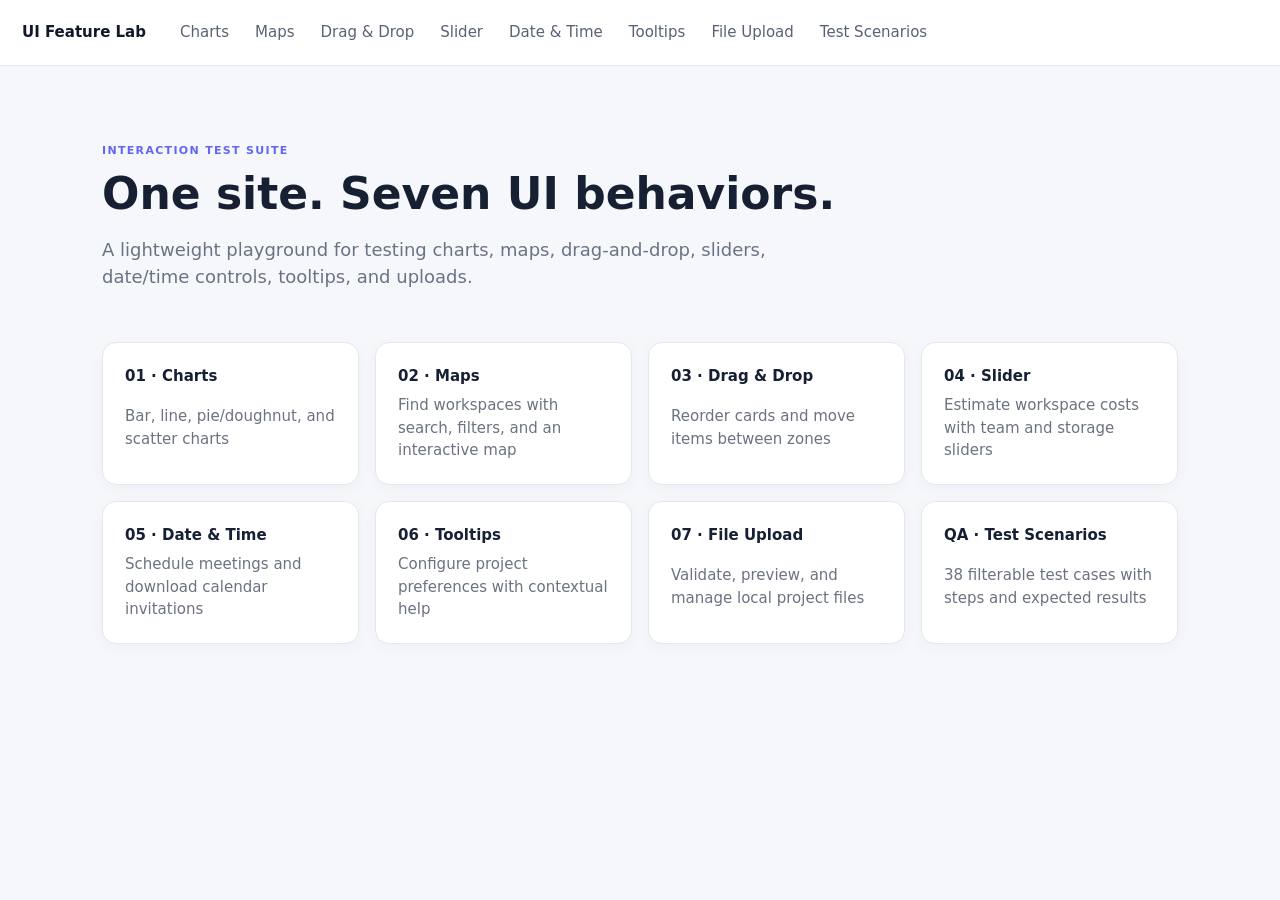
<file: index.html>
<!doctype html>
<html lang="en"><head><meta charset="utf-8"><meta name="viewport" content="width=device-width,initial-scale=1">
<title>UI Feature Lab</title><link rel="stylesheet" href="styles.css"></head>
<body>
<header class="topbar"><a class="brand" href="index.html">UI Feature Lab</a><nav>
<a href="chart.html">Charts</a><a href="maps.html">Maps</a><a href="drag-drop.html">Drag & Drop</a><a href="slider.html">Slider</a><a href="datetime.html">Date & Time</a><a href="tooltips.html">Tooltips</a><a href="upload.html">File Upload</a><a href="test-scenarios.html">Test Scenarios</a>
</nav></header>
<main class="container">
<section class="hero"><span class="eyebrow">INTERACTION TEST SUITE</span><h1>One site. Seven UI behaviors.</h1>
<p>A lightweight playground for testing charts, maps, drag-and-drop, sliders, date/time controls, tooltips, and uploads.</p></section>
<div class="grid cards">
<a class="card" href="chart.html"><b>01 · Charts</b><span>Bar, line, pie/doughnut, and scatter charts</span></a>
<a class="card" href="maps.html"><b>02 · Maps</b><span>Find workspaces with search, filters, and an interactive map</span></a>
<a class="card" href="drag-drop.html"><b>03 · Drag & Drop</b><span>Reorder cards and move items between zones</span></a>
<a class="card" href="slider.html"><b>04 · Slider</b><span>Estimate workspace costs with team and storage sliders</span></a>
<a class="card" href="datetime.html"><b>05 · Date & Time</b><span>Schedule meetings and download calendar invitations</span></a>
<a class="card" href="tooltips.html"><b>06 · Tooltips</b><span>Configure project preferences with contextual help</span></a>
<a class="card" href="upload.html"><b>07 · File Upload</b><span>Validate, preview, and manage local project files</span></a>
<a class="card" href="test-scenarios.html"><b>QA · Test Scenarios</b><span>38 filterable test cases with steps and expected results</span></a></div></main></body></html>
</file>
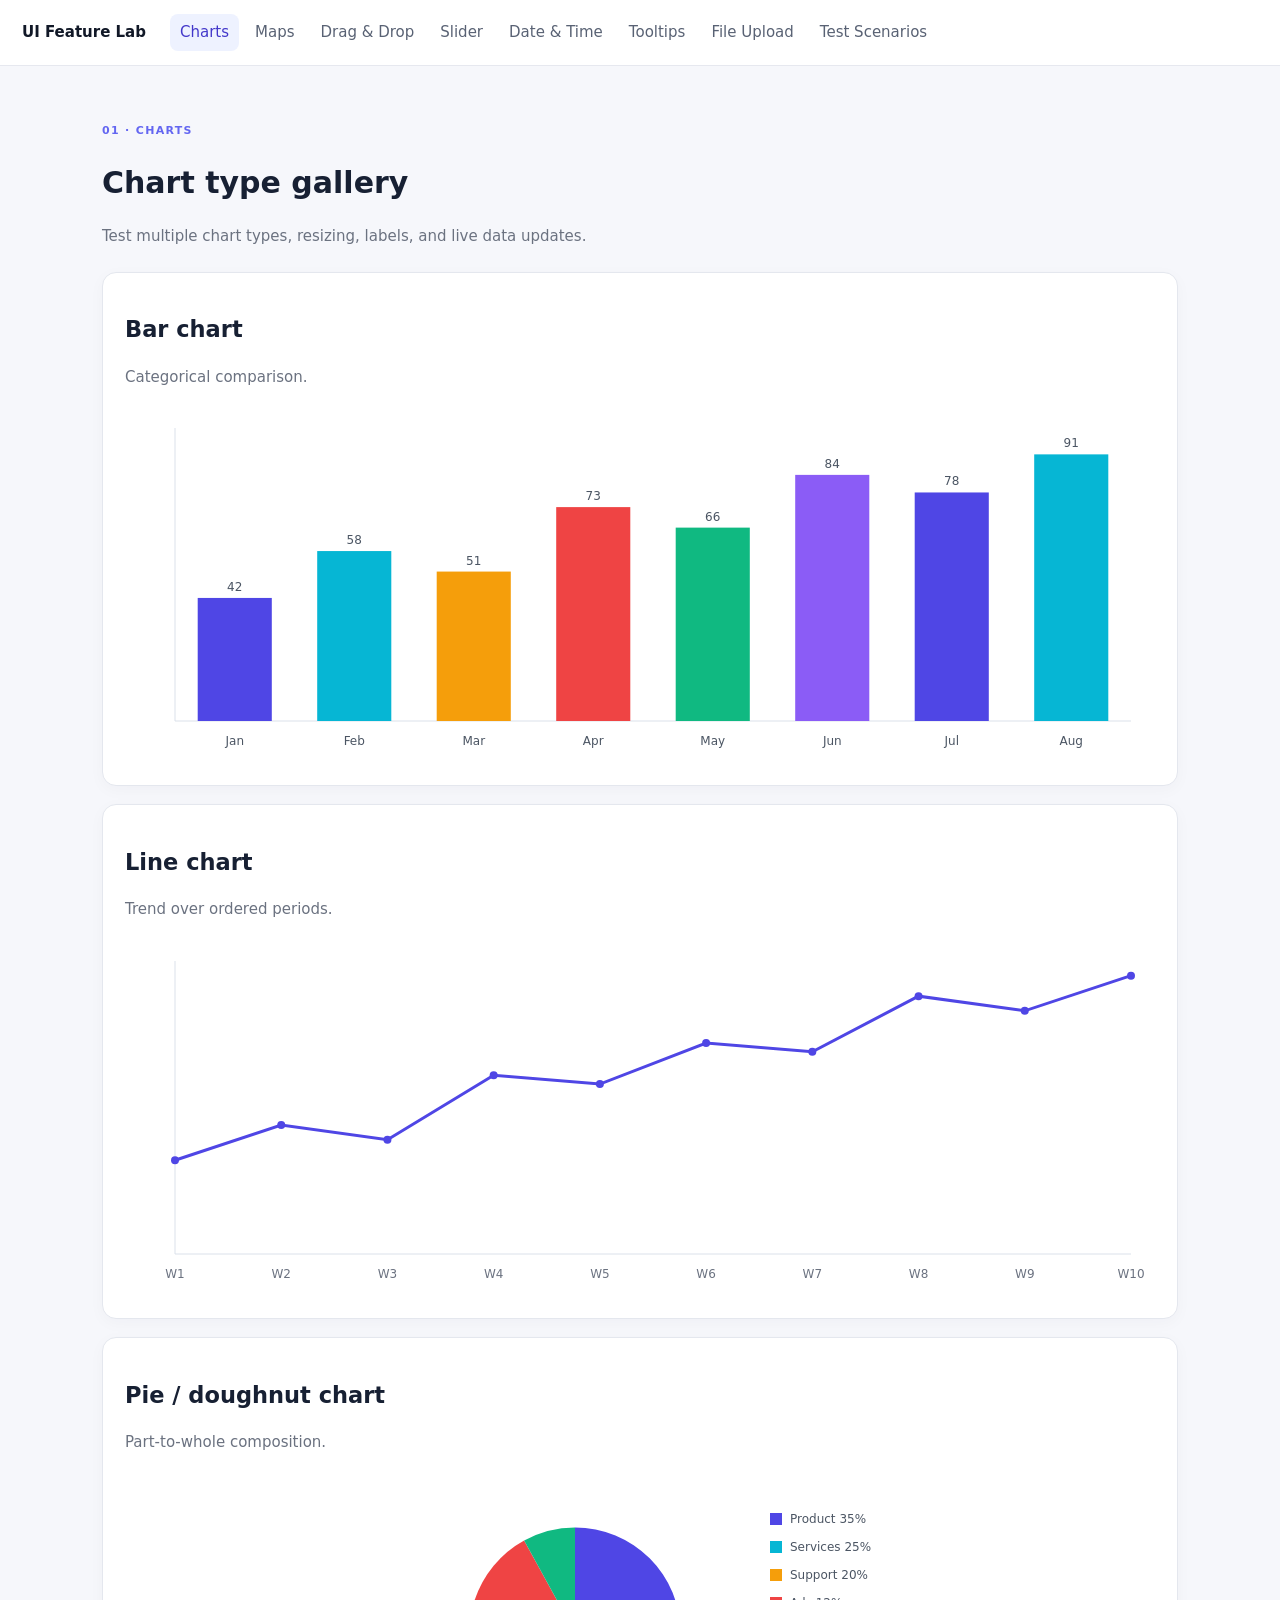
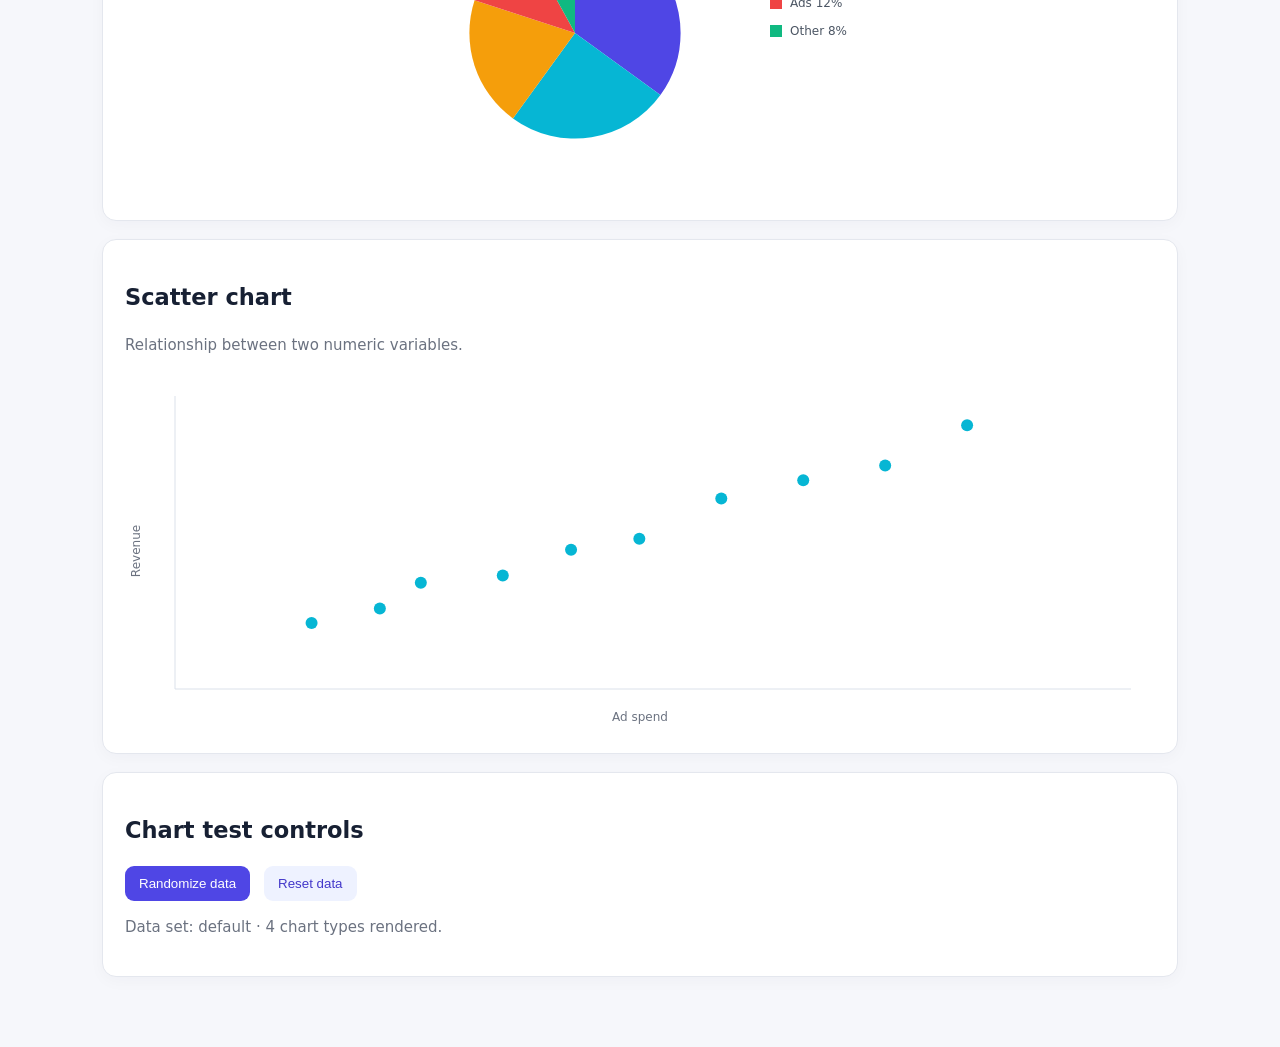
<file: chart.html>
<!doctype html>
<html lang="en">
<head>
  <meta charset="utf-8">
  <meta name="viewport" content="width=device-width, initial-scale=1">
  <title>Charts | UI Feature Lab</title>
  <link rel="stylesheet" href="styles.css">
</head>
<body>
<header class="topbar">
  <a class="brand" href="index.html">UI Feature Lab</a>
  <nav>
    <a class="active" href="chart.html">Charts</a><a href="maps.html">Maps</a><a href="drag-drop.html">Drag & Drop</a><a href="slider.html">Slider</a><a href="datetime.html">Date & Time</a><a href="tooltips.html">Tooltips</a><a href="upload.html">File Upload</a><a href="test-scenarios.html">Test Scenarios</a>
  </nav>
</header>
<main class="container">
  <div class="page-title"><span class="eyebrow">01 · CHARTS</span><h1>Chart type gallery</h1><p class="muted">Test multiple chart types, resizing, labels, and live data updates.</p></div>

  <section class="panel"><h2>Bar chart</h2><p class="muted">Categorical comparison.</p><div class="chart-box"><canvas id="barChart" aria-label="Bar chart"></canvas></div></section>
  <section class="panel"><h2>Line chart</h2><p class="muted">Trend over ordered periods.</p><div class="chart-box"><canvas id="lineChart" aria-label="Line chart"></canvas></div></section>
  <section class="panel"><h2>Pie / doughnut chart</h2><p class="muted">Part-to-whole composition.</p><div class="chart-box small"><canvas id="pieChart" aria-label="Pie chart"></canvas></div></section>
  <section class="panel"><h2>Scatter chart</h2><p class="muted">Relationship between two numeric variables.</p><div class="chart-box"><canvas id="scatterChart" aria-label="Scatter chart"></canvas></div></section>

  <section class="panel">
    <h2>Chart test controls</h2>
    <div class="controls">
      <button class="button" id="randomize" type="button">Randomize data</button>
      <button class="button secondary" id="reset" type="button">Reset data</button>
    </div>
    <p id="chartStatus" class="muted" aria-live="polite">Data set: default · 4 chart types rendered.</p>
  </section>
</main>
<script>
(function () {
  'use strict';
  const COLORS = ['#4f46e5','#06b6d4','#f59e0b','#ef4444','#10b981','#8b5cf6'];
  const LABELS = ['Jan','Feb','Mar','Apr','May','Jun','Jul','Aug'];
  const defaultData = {
    bar: [42,58,51,73,66,84,78,91],
    line: [32,44,39,61,58,72,69,88,83,95],
    pie: [35,25,20,12,8],
    scatter: [[10,18],[15,22],[18,29],[24,31],[29,38],[34,41],[40,52],[46,57],[52,61],[58,72]]
  };
  let data = clone(defaultData);
  const canvases = ['barChart','lineChart','pieChart','scatterChart'];
  const status = document.getElementById('chartStatus');

  function clone(value) { return JSON.parse(JSON.stringify(value)); }
  function setupCanvas(id, draw) {
    const canvas = document.getElementById(id);
    const resize = function () {
      const rect = canvas.getBoundingClientRect();
      const width = Math.max(280, Math.floor(rect.width || 600));
      const height = Math.max(240, Math.floor(rect.height || 300));
      const ratio = window.devicePixelRatio || 1;
      canvas.width = Math.floor(width * ratio);
      canvas.height = Math.floor(height * ratio);
      const ctx = canvas.getContext('2d');
      ctx.setTransform(ratio, 0, 0, ratio, 0, 0);
      draw(ctx, width, height);
    };
    window.addEventListener('resize', resize);
    resize();
  }
  function base(ctx, w, h) {
    ctx.clearRect(0, 0, w, h);
    ctx.font = '12px system-ui, sans-serif';
    ctx.fillStyle = '#6b7280';
    ctx.textAlign = 'start';
  }
  function axes(ctx, w, h) {
    const p = {l:50,r:24,t:25,b:42};
    ctx.strokeStyle = '#dbe1ea';
    ctx.lineWidth = 1;
    ctx.beginPath(); ctx.moveTo(p.l,p.t); ctx.lineTo(p.l,h-p.b); ctx.lineTo(w-p.r,h-p.b); ctx.stroke();
    return p;
  }
  function drawBar(ctx,w,h) {
    base(ctx,w,h); const p=axes(ctx,w,h); const max=100;
    const slot=(w-p.l-p.r)/data.bar.length; const bw=slot*.62;
    data.bar.forEach((v,i)=>{
      const x=p.l+i*slot+(slot-bw)/2, y=h-p.b-(h-p.t-p.b)*v/max;
      ctx.fillStyle=COLORS[i%COLORS.length]; ctx.fillRect(x,y,bw,h-p.b-y);
      ctx.fillStyle='#4b5563'; ctx.textAlign='center'; ctx.fillText(String(v),x+bw/2,Math.max(14,y-7));
      ctx.fillText(LABELS[i] || String(i+1),x+bw/2,h-18);
    });
  }
  function drawLine(ctx,w,h) {
    base(ctx,w,h); const p=axes(ctx,w,h); const max=100;
    const step=(w-p.l-p.r)/Math.max(1,data.line.length-1);
    ctx.strokeStyle=COLORS[0]; ctx.lineWidth=3; ctx.beginPath();
    data.line.forEach((v,i)=>{const x=p.l+i*step,y=h-p.b-(h-p.t-p.b)*v/max;i?ctx.lineTo(x,y):ctx.moveTo(x,y);}); ctx.stroke();
    data.line.forEach((v,i)=>{const x=p.l+i*step,y=h-p.b-(h-p.t-p.b)*v/max;ctx.fillStyle=COLORS[0];ctx.beginPath();ctx.arc(x,y,4,0,Math.PI*2);ctx.fill();ctx.fillStyle='#6b7280';ctx.textAlign='center';ctx.fillText('W'+(i+1),x,h-18);});
  }
  function drawPie(ctx,w,h) {
    base(ctx,w,h); const total=data.pie.reduce((a,b)=>a+b,0); const cx=w*.40,cy=h/2,r=Math.min(w,h)*.32; let start=-Math.PI/2;
    data.pie.forEach((v,i)=>{const end=start+(v/total)*Math.PI*2;ctx.fillStyle=COLORS[i%COLORS.length];ctx.beginPath();ctx.moveTo(cx,cy);ctx.arc(cx,cy,r,start,end);ctx.closePath();ctx.fill();start=end;});
    const labels=['Product','Services','Support','Ads','Other'];
    data.pie.forEach((v,i)=>{const y=55+i*28;ctx.fillStyle=COLORS[i%COLORS.length];ctx.fillRect(w*.70,y-10,12,12);ctx.fillStyle='#4b5563';ctx.textAlign='start';ctx.fillText(labels[i]+' '+Math.round(v/total*100)+'%',w*.70+20,y);});
  }
  function drawScatter(ctx,w,h) {
    base(ctx,w,h); const p=axes(ctx,w,h), maxX=70,maxY=80;
    data.scatter.forEach(function(point){const xv=point[0],yv=point[1];const x=p.l+(w-p.l-p.r)*xv/maxX;const y=h-p.b-(h-p.t-p.b)*yv/maxY;ctx.fillStyle=COLORS[1];ctx.beginPath();ctx.arc(x,y,6,0,Math.PI*2);ctx.fill();});
    ctx.fillStyle='#6b7280';ctx.textAlign='center';ctx.fillText('Ad spend',w/2,h-10);ctx.save();ctx.translate(15,h/2);ctx.rotate(-Math.PI/2);ctx.fillText('Revenue',0,0);ctx.restore();
  }
  function renderAll() {
    const draws=[['barChart',drawBar],['lineChart',drawLine],['pieChart',drawPie],['scatterChart',drawScatter]];
    draws.forEach(function(item){const canvas=document.getElementById(item[0]);const rect=canvas.getBoundingClientRect();const ratio=window.devicePixelRatio||1;const w=Math.max(280,Math.floor(rect.width||600));const h=Math.max(240,Math.floor(rect.height||300));canvas.width=Math.floor(w*ratio);canvas.height=Math.floor(h*ratio);const ctx=canvas.getContext('2d');ctx.setTransform(ratio,0,0,ratio,0,0);item[1](ctx,w,h);});
  }
  setupCanvas('barChart',drawBar); setupCanvas('lineChart',drawLine); setupCanvas('pieChart',drawPie); setupCanvas('scatterChart',drawScatter);
  document.getElementById('randomize').addEventListener('click',function(){
    data.bar=data.bar.map(()=>Math.floor(10+Math.random()*90));
    data.line=data.line.map(()=>Math.floor(10+Math.random()*90));
    data.pie=data.pie.map(()=>Math.floor(5+Math.random()*40));
    data.scatter=data.scatter.map(p=>[p[0],Math.floor(5+Math.random()*75)]);
    renderAll(); status.textContent='Data set: randomized · charts updated successfully.';
  });
  document.getElementById('reset').addEventListener('click',function(){data=clone(defaultData);renderAll();status.textContent='Data set: default · charts reset successfully.';});
}());
</script>
</body>
</html>
</file>
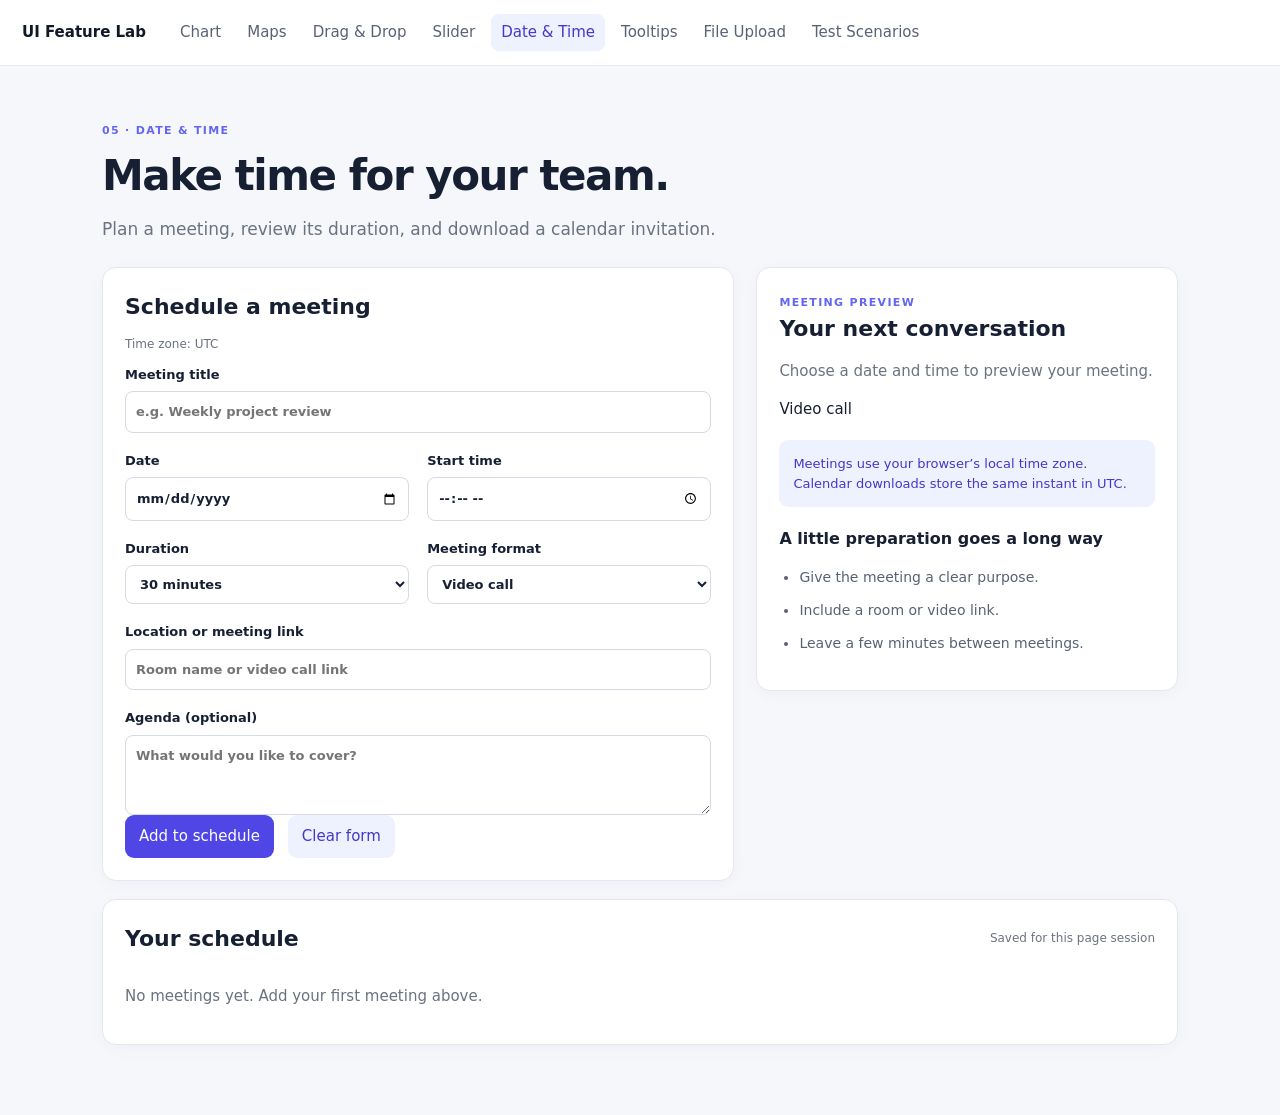
<file: datetime.html>
<!doctype html><html lang="en"><head><meta charset="utf-8"><meta name="viewport" content="width=device-width,initial-scale=1"><title>Meeting scheduler · UI Feature Lab</title><link rel="stylesheet" href="styles.css"><link rel="stylesheet" href="workspace.css"></head><body><header class="topbar"><a class="brand" href="index.html">UI Feature Lab</a><nav><a href="chart.html">Chart</a><a href="maps.html">Maps</a><a href="drag-drop.html">Drag & Drop</a><a href="slider.html">Slider</a><a class="active" aria-current="page" href="datetime.html">Date & Time</a><a href="tooltips.html">Tooltips</a><a href="upload.html">File Upload</a><a href="test-scenarios.html">Test Scenarios</a></nav></header><main class="container"><div class="page-title"><span class="eyebrow">05 · DATE & TIME</span><h1>Make time for your team.</h1><p class="muted">Plan a meeting, review its duration, and download a calendar invitation.</p></div>
<div class="split"><section class="panel"><h2>Schedule a meeting</h2><p class="muted small" id="timezone"></p><form id="meeting-form"><div class="form-grid"><label class="full">Meeting title<input id="title" maxlength="100" required placeholder="e.g. Weekly project review"></label><label>Date<input id="date" type="date" required></label><label>Start time<input id="time" type="time" step="60" required></label><label>Duration<select id="duration"><option value="15">15 minutes</option><option value="30" selected>30 minutes</option><option value="60">1 hour</option><option value="90">1 hour 30 minutes</option></select></label><label>Meeting format<select id="format"><option>Video call</option><option>In person</option><option>Phone call</option></select></label><label class="full">Location or meeting link<input id="location" maxlength="200" placeholder="Room name or video call link"></label><label class="full">Agenda (optional)<textarea id="agenda" rows="3" maxlength="1000" placeholder="What would you like to cover?"></textarea></label></div><p id="form-error" class="error" role="alert"></p><div class="controls"><button class="button" type="submit">Add to schedule</button><button class="button secondary" type="reset">Clear form</button></div></form></section><aside class="panel"><span class="eyebrow">MEETING PREVIEW</span><h2 id="preview-title">Your next conversation</h2><p id="out" class="muted">Choose a date and time to preview your meeting.</p><p id="preview-location"></p><p class="note">Meetings use your browser’s local time zone. Calendar downloads store the same instant in UTC.</p><h3>A little preparation goes a long way</h3><ul class="help-list"><li>Give the meeting a clear purpose.</li><li>Include a room or video link.</li><li>Leave a few minutes between meetings.</li></ul></aside></div><section class="panel"><div class="section-heading"><h2>Your schedule</h2><span class="muted small">Saved for this page session</span></div><p id="schedule-status" role="status"></p><div id="schedule" class="stack"></div></section></main><script>
const el=id=>document.getElementById(id),form=el('meeting-form');let meetings=[],sequence=0;
const zone=Intl.DateTimeFormat().resolvedOptions().timeZone;el('timezone').textContent='Time zone: '+zone;
function today(){const d=new Date();return `${d.getFullYear()}-${String(d.getMonth()+1).padStart(2,'0')}-${String(d.getDate()).padStart(2,'0')}`;}el('date').min=today();
const display=d=>new Intl.DateTimeFormat(undefined,{dateStyle:'medium',timeStyle:'short'}).format(d);
function values(){const start=el('date').value&&el('time').value?new Date(el('date').value+'T'+el('time').value):null;return {title:el('title').value.trim(),start,end:start?new Date(start.getTime()+Number(el('duration').value)*60000):null,location:el('location').value.trim(),agenda:el('agenda').value.trim(),format:el('format').value};}
function preview(){const m=values();el('preview-title').textContent=m.title||'Your next conversation';el('out').textContent=m.start&&!isNaN(m.start)?display(m.start)+' → '+display(m.end)+' · '+el('duration').value+' minutes':'Choose a date and time to preview your meeting.';el('preview-location').textContent=m.format+(m.location?' · '+m.location:'');el('form-error').textContent='';}
form.oninput=preview;form.onchange=preview;form.onreset=()=>{setTimeout(preview,0);};
function escapeICS(text){return text.replace(/\\/g,'\\\\').replace(/\r?\n/g,'\\n').replace(/;/g,'\\;').replace(/,/g,'\\,');}
function stamp(d){return d.toISOString().replace(/[-:]/g,'').replace(/\.\d{3}/,'');}
function download(m){const content=['BEGIN:VCALENDAR','VERSION:2.0','PRODID:-//UI Feature Lab//Meeting Scheduler//EN','BEGIN:VEVENT','UID:'+m.id+'-'+m.start.getTime()+'@ui-feature-lab.local','DTSTAMP:'+stamp(new Date()),'DTSTART:'+stamp(m.start),'DTEND:'+stamp(m.end),'SUMMARY:'+escapeICS(m.title),'LOCATION:'+escapeICS(m.location),'DESCRIPTION:'+escapeICS(m.format+'\n'+m.agenda),'END:VEVENT','END:VCALENDAR'].join('\r\n');const url=URL.createObjectURL(new Blob([content],{type:'text/calendar;charset=utf-8'}));const a=document.createElement('a');a.href=url;a.download='meeting.ics';a.click();setTimeout(()=>URL.revokeObjectURL(url),1000);}
function render(){el('schedule').replaceChildren();if(!meetings.length){const p=document.createElement('p');p.className='muted';p.textContent='No meetings yet. Add your first meeting above.';el('schedule').append(p);}meetings.sort((a,b)=>a.start-b.start).forEach(m=>{const row=document.createElement('article');row.className='entry';const info=document.createElement('div');const title=document.createElement('h3');title.textContent=m.title;const detail=document.createElement('p');detail.textContent=display(m.start)+' → '+display(m.end)+' · '+m.format+(m.location?' · '+m.location:'');info.append(title,detail);if(m.agenda){const agenda=document.createElement('p');agenda.textContent=m.agenda;info.append(agenda);}const buttons=document.createElement('div');buttons.className='controls';const save=document.createElement('button');save.className='button secondary';save.textContent='Download .ics';save.onclick=()=>download(m);const remove=document.createElement('button');remove.className='button secondary';remove.textContent='Remove';remove.setAttribute('aria-label','Remove '+m.title);remove.onclick=()=>{meetings=meetings.filter(x=>x.id!==m.id);render();el('schedule-status').textContent='Meeting removed.';};buttons.append(save,remove);row.append(info,buttons);el('schedule').append(row);});}
form.onsubmit=e=>{e.preventDefault();const m=values();if(!m.title){el('form-error').textContent='Enter a meeting title.';return;}if(!m.start||isNaN(m.start)||m.start<=new Date()){el('form-error').textContent='Choose a future date and time.';return;}if(meetings.some(x=>m.start<x.end&&m.end>x.start)){el('form-error').textContent='This meeting overlaps an existing meeting. Choose another time.';return;}m.id=++sequence;meetings.push(m);render();el('schedule-status').textContent='Meeting added. Download its calendar invitation below.';};render();preview();
</script></body></html>
</file>
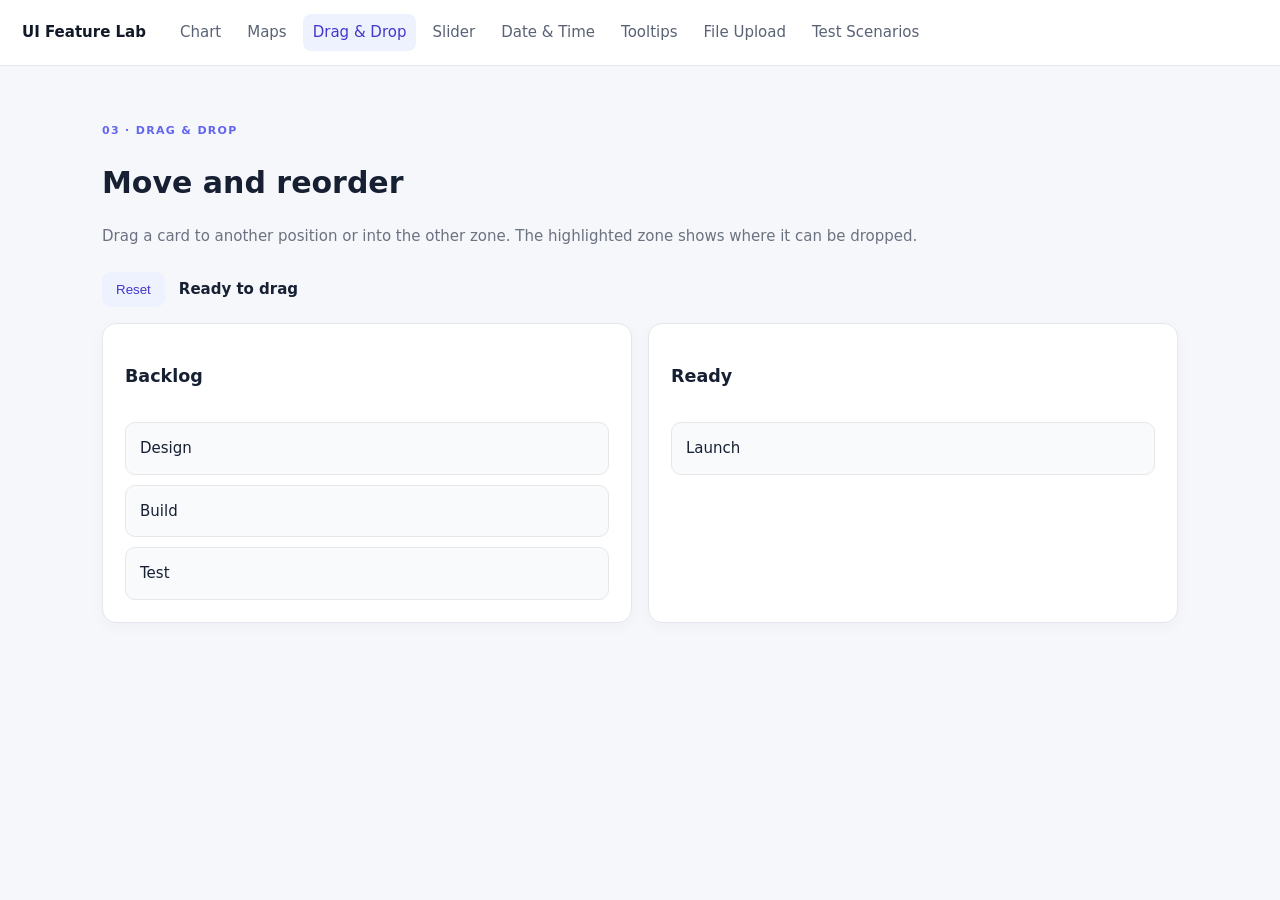
<file: drag-drop.html>
<!doctype html>
<html lang="en">
<head><meta charset="utf-8"><meta name="viewport" content="width=device-width,initial-scale=1"><title>Drag & Drop</title><link rel="stylesheet" href="styles.css"></head>
<body>
<header class="topbar"><a class="brand" href="index.html">UI Feature Lab</a><nav><a href="chart.html">Chart</a><a href="maps.html">Maps</a><a class="active" href="drag-drop.html">Drag & Drop</a><a href="slider.html">Slider</a><a href="datetime.html">Date & Time</a><a href="tooltips.html">Tooltips</a><a href="upload.html">File Upload</a><a href="test-scenarios.html">Test Scenarios</a></nav></header>
<main class="container">
  <div class="page-title"><span class="eyebrow">03 · DRAG & DROP</span><h1>Move and reorder</h1><p class="muted">Drag a card to another position or into the other zone. The highlighted zone shows where it can be dropped.</p></div>
  <div class="controls" style="margin-bottom:16px"><button class="button secondary" id="reset">Reset</button><span class="value" id="status" aria-live="polite">Ready to drag</span></div>
  <div class="zones">
    <section class="panel zone"><h3>Backlog</h3><div class="items drop-target" id="a" data-zone="Backlog"></div></section>
    <section class="panel zone"><h3>Ready</h3><div class="items drop-target" id="b" data-zone="Ready"></div></section>
  </div>
</main>
<script>
const initial=[['Design','a'],['Build','a'],['Test','a'],['Launch','b']];
let dragged=null, moved=false;
const status=document.getElementById('status');
function makeItem(text){
  const el=document.createElement('div');
  el.className='drag-item'; el.draggable=true; el.tabIndex=0; el.textContent=text;
  el.addEventListener('dragstart',e=>{dragged=el; moved=false; e.dataTransfer.effectAllowed='move'; e.dataTransfer.setData('text/plain',text); el.classList.add('dragging'); status.textContent='Dragging: '+text;});
  el.addEventListener('dragend',()=>{el.classList.remove('dragging'); clearTargets(); dragged=null; if(!moved)status.textContent='Ready to drag';});
  el.addEventListener('dragover',e=>{e.preventDefault(); e.stopPropagation(); if(dragged&&dragged!==el){e.dataTransfer.dropEffect='move'; clearTargets(); el.classList.add('drop-before');}});
  el.addEventListener('dragleave',()=>el.classList.remove('drop-before'));
  el.addEventListener('drop',e=>{e.preventDefault();e.stopPropagation(); if(!dragged||dragged===el)return; const rect=el.getBoundingClientRect(); if(e.clientY<rect.top+rect.height/2) el.parentNode.insertBefore(dragged,el); else el.parentNode.insertBefore(dragged,el.nextSibling); moved=true; status.textContent='Moved to '+el.parentElement.closest('.zone').querySelector('h3').textContent; clearTargets();});
  return el;
}
function clearTargets(){document.querySelectorAll('.drop-target,.drag-item').forEach(x=>x.classList.remove('drop-active','drop-before'));}
function populate(){document.getElementById('a').innerHTML='';document.getElementById('b').innerHTML='';initial.forEach(([t,z])=>document.getElementById(z).appendChild(makeItem(t)));}
document.querySelectorAll('.zone').forEach(panel=>{
  const zone=panel.querySelector('.drop-target');
  panel.addEventListener('dragover',e=>{if(!dragged)return; e.preventDefault(); e.dataTransfer.dropEffect='move'; clearTargets(); zone.classList.add('drop-active');});
  panel.addEventListener('dragleave',e=>{if(!panel.contains(e.relatedTarget))zone.classList.remove('drop-active');});
  panel.addEventListener('drop',e=>{e.preventDefault(); if(!dragged)return; zone.appendChild(dragged); moved=true; clearTargets(); status.textContent='Moved to '+zone.dataset.zone;});
});
document.getElementById('reset').addEventListener('click',()=>{populate();status.textContent='Reset complete';});
populate();
</script></body></html>
</file>
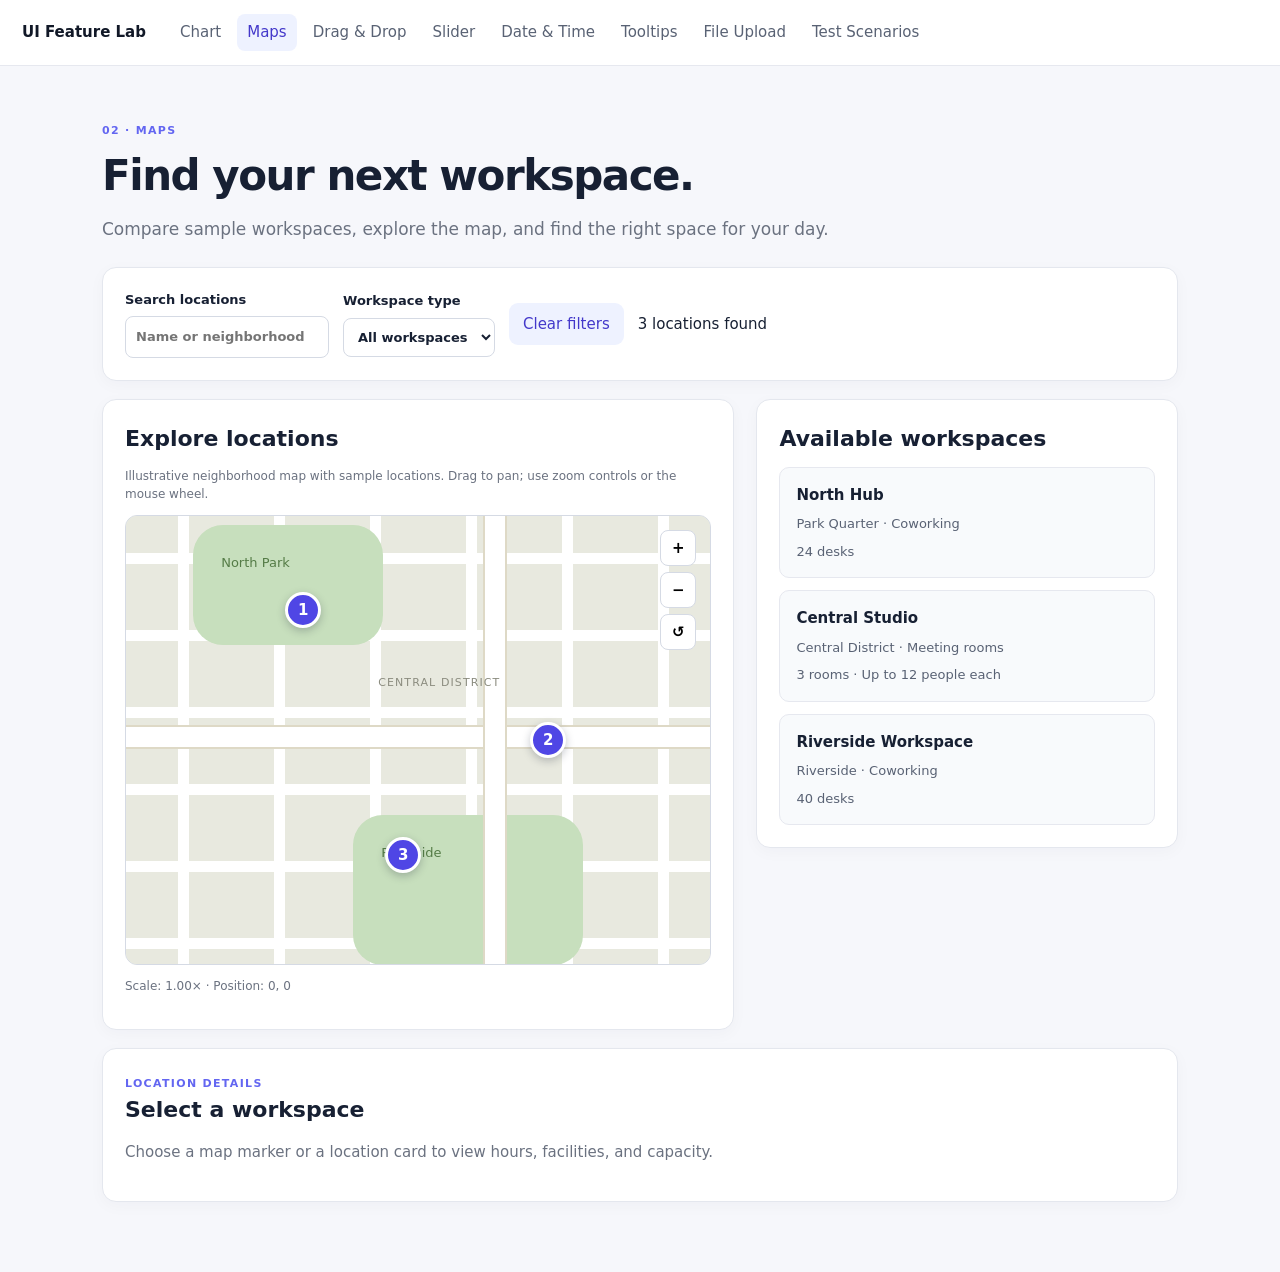
<file: maps.html>
<!doctype html><html lang="en"><head><meta charset="utf-8"><meta name="viewport" content="width=device-width,initial-scale=1"><title>Location finder · UI Feature Lab</title><link rel="stylesheet" href="styles.css"><link rel="stylesheet" href="workspace.css"></head><body><header class="topbar"><a class="brand" href="index.html">UI Feature Lab</a><nav><a href="chart.html">Chart</a><a class="active" aria-current="page" href="maps.html">Maps</a><a href="drag-drop.html">Drag & Drop</a><a href="slider.html">Slider</a><a href="datetime.html">Date & Time</a><a href="tooltips.html">Tooltips</a><a href="upload.html">File Upload</a><a href="test-scenarios.html">Test Scenarios</a></nav></header><main class="container"><div class="page-title"><span class="eyebrow">02 · MAPS</span><h1>Find your next workspace.</h1><p class="muted">Compare sample workspaces, explore the map, and find the right space for your day.</p></div>
<div class="controls panel"><label>Search locations<input type="search" id="search" placeholder="Name or neighborhood"></label><label>Workspace type<select id="type"><option value="all">All workspaces</option><option value="Coworking">Coworking</option><option value="Meeting rooms">Meeting rooms</option></select></label><button class="button secondary" id="clear">Clear filters</button><span id="count" role="status"></span></div>
<div class="split"><section class="panel"><h2>Explore locations</h2><p class="muted small">Illustrative neighborhood map with sample locations. Drag to pan; use zoom controls or the mouse wheel.</p><div id="map" class="location-map" tabindex="0" aria-label="Sample workspace map. Arrow keys pan; plus and minus zoom."><div id="scene" class="map-scene"><div class="park park-one">North Park</div><div class="park park-two">Riverside</div><div class="street horizontal"></div><div class="street vertical"></div><span class="district">CENTRAL DISTRICT</span><div id="markers"></div></div><div class="map-controls"><button id="zin" aria-label="Zoom in">+</button><button id="zout" aria-label="Zoom out">−</button><button id="reset" aria-label="Reset map">↺</button></div></div><p id="mapStatus" class="muted small" role="status"></p></section><section class="panel"><h2>Available workspaces</h2><div id="locations" class="stack"></div></section></div>
<section class="panel" id="detail" aria-labelledby="detail-title"><span class="eyebrow">LOCATION DETAILS</span><h2 id="detail-title">Select a workspace</h2><p class="muted">Choose a map marker or a location card to view hours, facilities, and capacity.</p></section></main><script>
const locations=[{id:1,name:'North Hub',area:'Park Quarter',type:'Coworking',hours:'Mon–Fri, 8:00 AM–6:00 PM',capacity:'24 desks',features:'Wi-Fi · Quiet area · Coffee',x:210,y:145},{id:2,name:'Central Studio',area:'Central District',type:'Meeting rooms',hours:'Mon–Sat, 9:00 AM–8:00 PM',capacity:'3 rooms · Up to 12 people each',features:'Wi-Fi · Video conferencing · Whiteboards',x:455,y:275},{id:3,name:'Riverside Workspace',area:'Riverside',type:'Coworking',hours:'Daily, 8:00 AM–9:00 PM',capacity:'40 desks',features:'Wi-Fi · Phone booths · Accessible entrance',x:310,y:390}];
const map=document.getElementById('map'),scene=document.getElementById('scene');let scale=1,x=0,y=0,drag=null,selected=null;
const el=id=>document.getElementById(id);
function renderMap(){scene.style.transform=`translate(calc(-50% + ${x}px),calc(-50% + ${y}px)) scale(${scale})`;el('mapStatus').textContent=`Scale: ${scale.toFixed(2)}× · Position: ${Math.round(x)}, ${Math.round(y)}`;}
function select(id){selected=id;const item=locations.find(l=>l.id===id);el('detail').replaceChildren();const eyebrow=document.createElement('span');eyebrow.className='eyebrow';eyebrow.textContent='LOCATION DETAILS';const title=document.createElement('h2');title.id='detail-title';title.textContent=item.name;el('detail').append(eyebrow,title);[item.area+' · '+item.type,'Hours: '+item.hours,'Capacity: '+item.capacity,item.features].forEach(text=>{const p=document.createElement('p');p.textContent=text;el('detail').append(p)});document.querySelectorAll('[data-location]').forEach(b=>b.setAttribute('aria-pressed',String(Number(b.dataset.location)===id)));}
function filter(){const term=el('search').value.trim().toLowerCase(),type=el('type').value;const visible=locations.filter(l=>(type==='all'||l.type===type)&&(l.name+' '+l.area).toLowerCase().includes(term));el('locations').replaceChildren();el('markers').replaceChildren();el('count').textContent=visible.length+' locations found';if(!visible.length){const p=document.createElement('p');p.textContent='No locations match. Try another search or clear your filters.';el('locations').append(p);}visible.forEach(l=>{const b=document.createElement('button');b.className='location-card';b.dataset.location=l.id;b.innerHTML=`<strong>${l.name}</strong><span>${l.area} · ${l.type}</span><span>${l.capacity}</span>`;b.onclick=()=>select(l.id);const m=document.createElement('button');m.className='map-pin';m.style.left=l.x+'px';m.style.top=l.y+'px';m.textContent=l.id;m.dataset.location=l.id;m.setAttribute('aria-label',l.name);m.onclick=()=>select(l.id);el('locations').append(b);el('markers').append(m);});if(selected&&!visible.some(l=>l.id===selected)){selected=null;el('detail').innerHTML='<h2 id="detail-title">Select a workspace</h2><p class="muted">Choose a visible location to view its details.</p>';}if(selected)select(selected);}
function zoom(delta){scale=Math.max(.6,Math.min(2.5,scale+delta));renderMap();}
el('search').oninput=filter;el('type').onchange=filter;el('clear').onclick=()=>{el('search').value='';el('type').value='all';filter();};el('zin').onclick=()=>zoom(.15);el('zout').onclick=()=>zoom(-.15);el('reset').onclick=()=>{scale=1;x=y=0;renderMap();};
map.onpointerdown=e=>{if(e.button!==0||e.target.closest('button'))return;drag={id:e.pointerId,x:e.clientX-x,y:e.clientY-y};map.setPointerCapture(e.pointerId);};map.onpointermove=e=>{if(drag){x=e.clientX-drag.x;y=e.clientY-drag.y;renderMap();}};const stop=()=>drag=null;map.onpointerup=stop;map.onpointercancel=stop;map.onlostpointercapture=stop;
map.addEventListener('wheel',e=>{e.preventDefault();zoom(e.deltaY<0?.1:-.1);},{passive:false});map.onkeydown=e=>{if(e.target!==map)return;const shifts={ArrowLeft:[30,0],ArrowRight:[-30,0],ArrowUp:[0,30],ArrowDown:[0,-30]};if(shifts[e.key]){e.preventDefault();x+=shifts[e.key][0];y+=shifts[e.key][1];renderMap();}else if(['+','=','-'].includes(e.key)){e.preventDefault();zoom(e.key==='-'?-.15:.15);}};filter();renderMap();
</script></body></html>
</file>
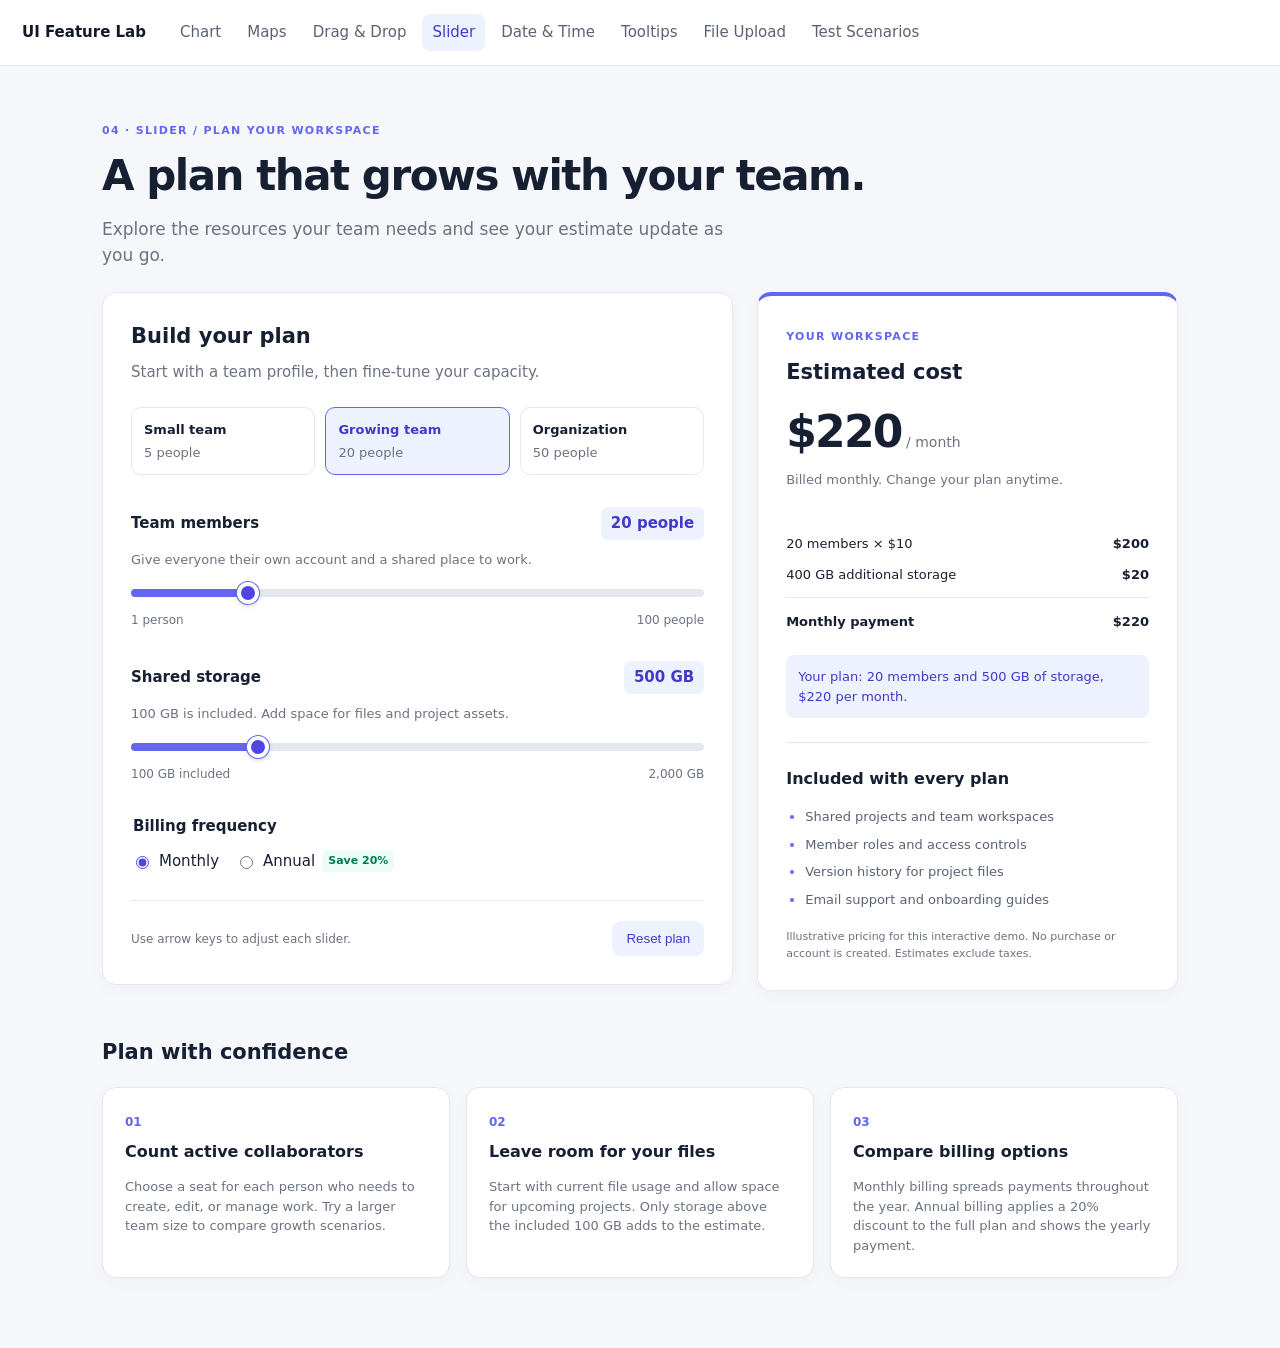
<file: slider.html>
<!doctype html><html lang="en"><head><meta charset="utf-8"><meta name="viewport" content="width=device-width,initial-scale=1"><title>Workspace Plan Estimator</title><link rel="stylesheet" href="styles.css"><link rel="stylesheet" href="slider.css"></head><body>
<header class="topbar"><a class="brand" href="index.html">UI Feature Lab</a><nav><a href="chart.html">Chart</a><a href="maps.html">Maps</a><a href="drag-drop.html">Drag & Drop</a><a class="active" href="slider.html">Slider</a><a href="datetime.html">Date & Time</a><a href="tooltips.html">Tooltips</a><a href="upload.html">File Upload</a><a href="test-scenarios.html">Test Scenarios</a></nav></header>
<main class="container">
<div class="page-title"><span class="eyebrow">04 · SLIDER / PLAN YOUR WORKSPACE</span><h1>A plan that grows with your team.</h1><p class="muted">Explore the resources your team needs and see your estimate update as you go.</p></div>
<div class="estimator-layout">
<section class="panel configuration" aria-labelledby="configure-title"><h2 id="configure-title">Build your plan</h2><p class="muted">Start with a team profile, then fine-tune your capacity.</p>
<div class="presets" aria-label="Team profiles"><button type="button" data-seats="5" data-storage="100">Small team <span>5 people</span></button><button type="button" data-seats="20" data-storage="500">Growing team <span>20 people</span></button><button type="button" data-seats="50" data-storage="1000">Organization <span>50 people</span></button></div>
<div class="slider-field"><div class="field-heading"><label for="range">Team members</label><output id="value" for="range">20 people</output></div><p id="team-help" class="muted">Give everyone their own account and a shared place to work.</p><input id="range" type="range" min="1" max="100" value="20" step="1" aria-describedby="team-help"><div class="range-labels"><span>1 person</span><span>100 people</span></div></div>
<div class="slider-field"><div class="field-heading"><label for="storage">Shared storage</label><output id="storage-value" for="storage">500 GB</output></div><p id="storage-help" class="muted">100 GB is included. Add space for files and project assets.</p><input id="storage" type="range" min="100" max="2000" value="500" step="50" aria-describedby="storage-help"><div class="range-labels"><span>100 GB included</span><span>2,000 GB</span></div></div>
<fieldset class="billing"><legend>Billing frequency</legend><label><input type="radio" name="billing" value="monthly" checked> Monthly</label><label><input type="radio" name="billing" value="annual"> Annual <span class="badge">Save 20%</span></label></fieldset>
<div class="configuration-footer"><span class="muted">Use arrow keys to adjust each slider.</span><button class="button secondary" id="reset" type="button">Reset plan</button></div></section>
<aside class="panel estimate" aria-labelledby="estimate-title"><span class="eyebrow">YOUR WORKSPACE</span><h2 id="estimate-title">Estimated cost</h2><div class="price"><span id="total">$220</span><span class="muted"> / month</span></div><p id="billing-note" class="muted">Billed monthly. Change your plan anytime.</p>
<dl class="breakdown"><div><dt id="seat-description">20 members × $10</dt><dd id="seat-cost">$200</dd></div><div><dt id="storage-description">400 GB additional storage</dt><dd id="storage-cost">$20</dd></div><div id="discount-row" hidden><dt>Annual billing discount</dt><dd id="discount">−$44</dd></div><div class="total-row"><dt id="due-label">Monthly payment</dt><dd id="due">$220</dd></div></dl>
<p class="selection" id="selection" role="status" aria-live="polite" aria-atomic="true"></p><div class="included"><h3>Included with every plan</h3><ul><li>Shared projects and team workspaces</li><li>Member roles and access controls</li><li>Version history for project files</li><li>Email support and onboarding guides</li></ul></div><p class="estimate-disclaimer">Illustrative pricing for this interactive demo. No purchase or account is created. Estimates exclude taxes.</p></aside></div>
<section class="planning-notes" aria-labelledby="planning-title"><h2 id="planning-title">Plan with confidence</h2><div class="notes-grid"><article class="panel"><span class="note-number">01</span><h3>Count active collaborators</h3><p class="muted">Choose a seat for each person who needs to create, edit, or manage work. Try a larger team size to compare growth scenarios.</p></article><article class="panel"><span class="note-number">02</span><h3>Leave room for your files</h3><p class="muted">Start with current file usage and allow space for upcoming projects. Only storage above the included 100 GB adds to the estimate.</p></article><article class="panel"><span class="note-number">03</span><h3>Compare billing options</h3><p class="muted">Monthly billing spreads payments throughout the year. Annual billing applies a 20% discount to the full plan and shows the yearly payment.</p></article></div></section></main>
<script>
const team=document.getElementById('range'),storage=document.getElementById('storage');
const money=value=>new Intl.NumberFormat('en-US',{style:'currency',currency:'USD',minimumFractionDigits:0,maximumFractionDigits:2}).format(value);
const set=(id,text)=>document.getElementById(id).textContent=text;
function update(){
 const seats=Number(team.value),gb=Number(storage.value),annual=document.querySelector('input[name="billing"]:checked').value==='annual';
 const seatCost=seats*10,storageCost=(gb-100)*0.05,subtotal=seatCost+storageCost,discount=annual?subtotal*0.2:0,total=subtotal-discount;
 set('value',seats+(seats===1?' person':' people'));set('storage-value',gb.toLocaleString('en-US')+' GB');
 team.setAttribute('aria-valuetext',seats+(seats===1?' person':' people'));storage.setAttribute('aria-valuetext',gb+' gigabytes');
 [team,storage].forEach(input=>input.style.setProperty('--progress',((input.value-input.min)/(input.max-input.min)*100)+'%'));
 set('total',money(total));set('seat-description',seats+(seats===1?' member':' members')+' × $10');set('seat-cost',money(seatCost));set('storage-description',(gb-100).toLocaleString('en-US')+' GB additional storage');set('storage-cost',money(storageCost));
 document.getElementById('discount-row').hidden=!annual;set('discount','−'+money(discount));set('due-label',annual?'Annual payment':'Monthly payment');set('due',money(annual?total*12:total));
 set('billing-note',annual?money(total*12)+' billed once per year. Save '+money(discount*12)+' yearly.':'Billed monthly. Change your plan anytime.');
 set('selection','Your plan: '+seats+(seats===1?' member':' members')+' and '+gb.toLocaleString('en-US')+' GB of storage, '+money(total)+' per month'+(annual?', paid annually.':'.'));
 document.querySelectorAll('[data-seats]').forEach(button=>button.setAttribute('aria-pressed',String(Number(button.dataset.seats)===seats&&Number(button.dataset.storage)===gb)));
}
[team,storage].forEach(input=>input.addEventListener('input',update));
document.querySelectorAll('input[name="billing"]').forEach(input=>input.addEventListener('change',update));
document.querySelectorAll('[data-seats]').forEach(button=>button.addEventListener('click',()=>{team.value=button.dataset.seats;storage.value=button.dataset.storage;update();}));
document.getElementById('reset').addEventListener('click',()=>{team.value=20;storage.value=500;document.querySelector('input[value="monthly"]').checked=true;update();});
update();
</script></body></html>
</file>
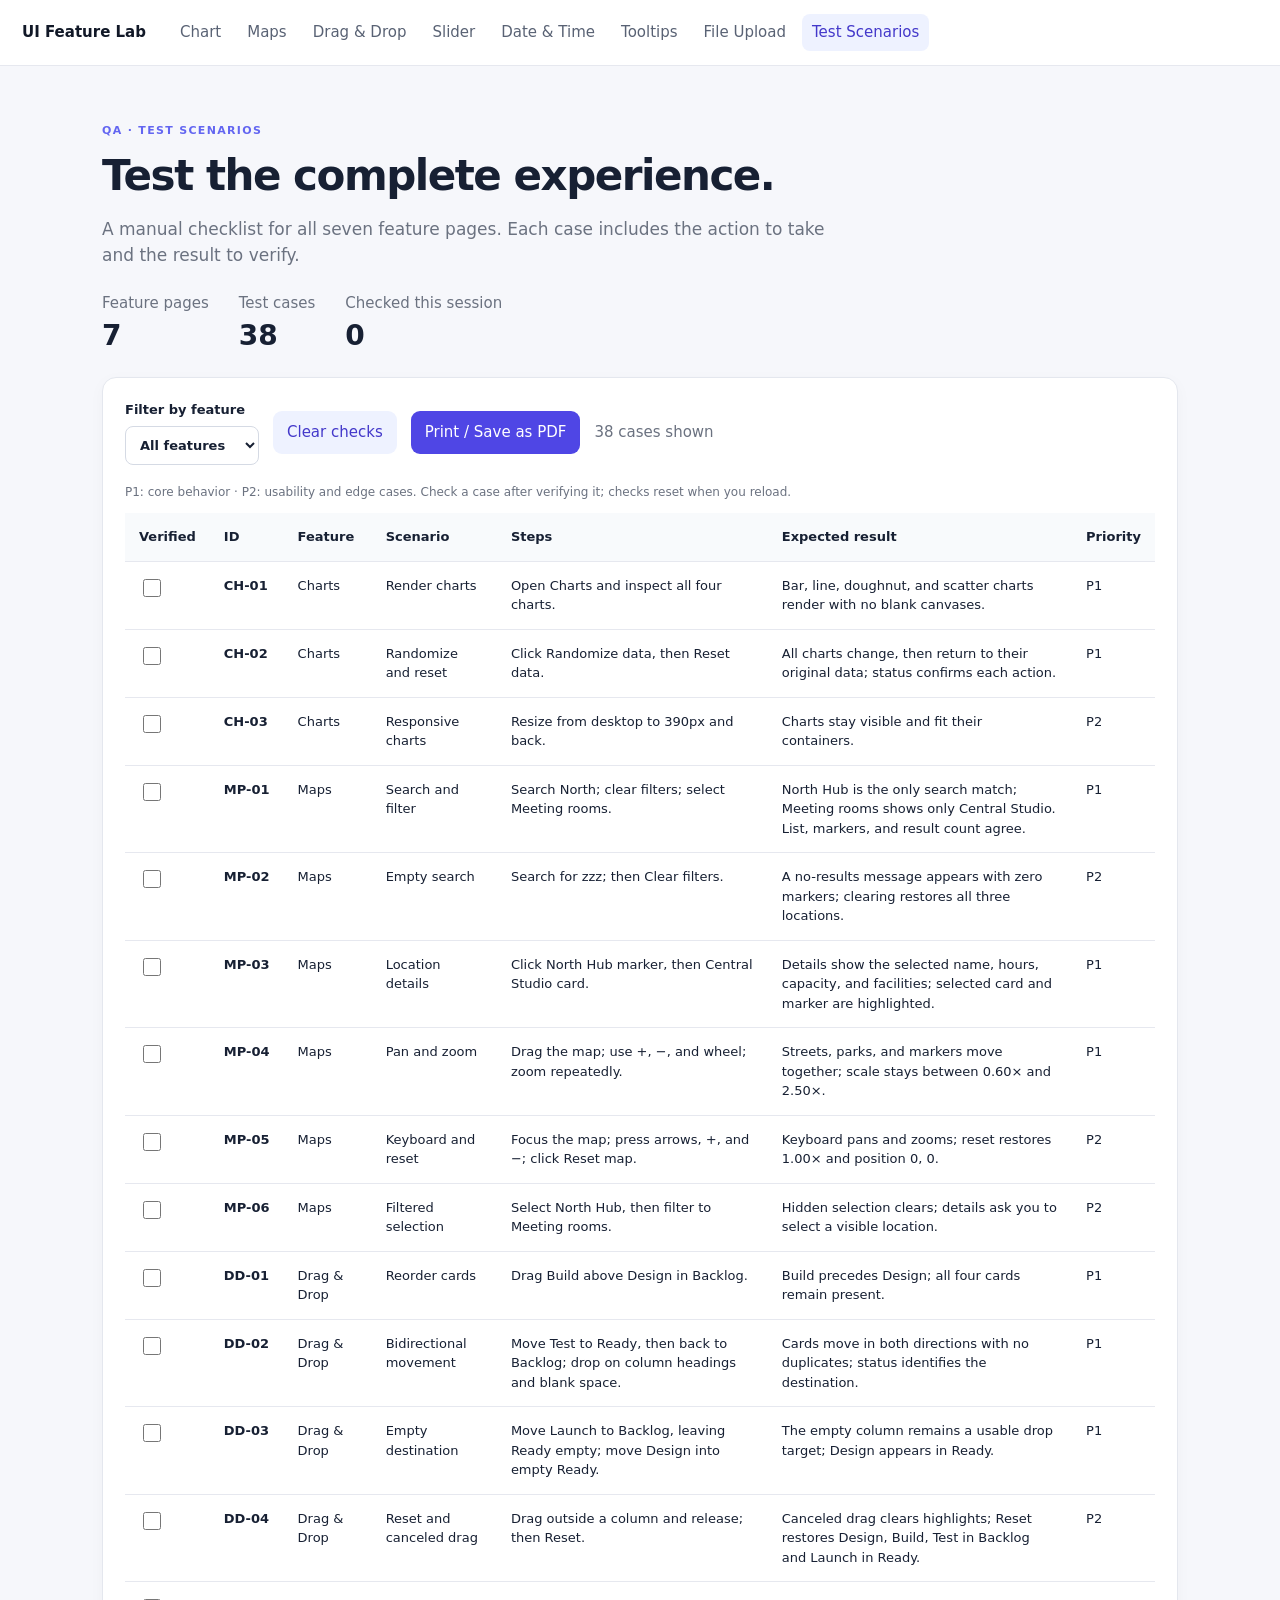
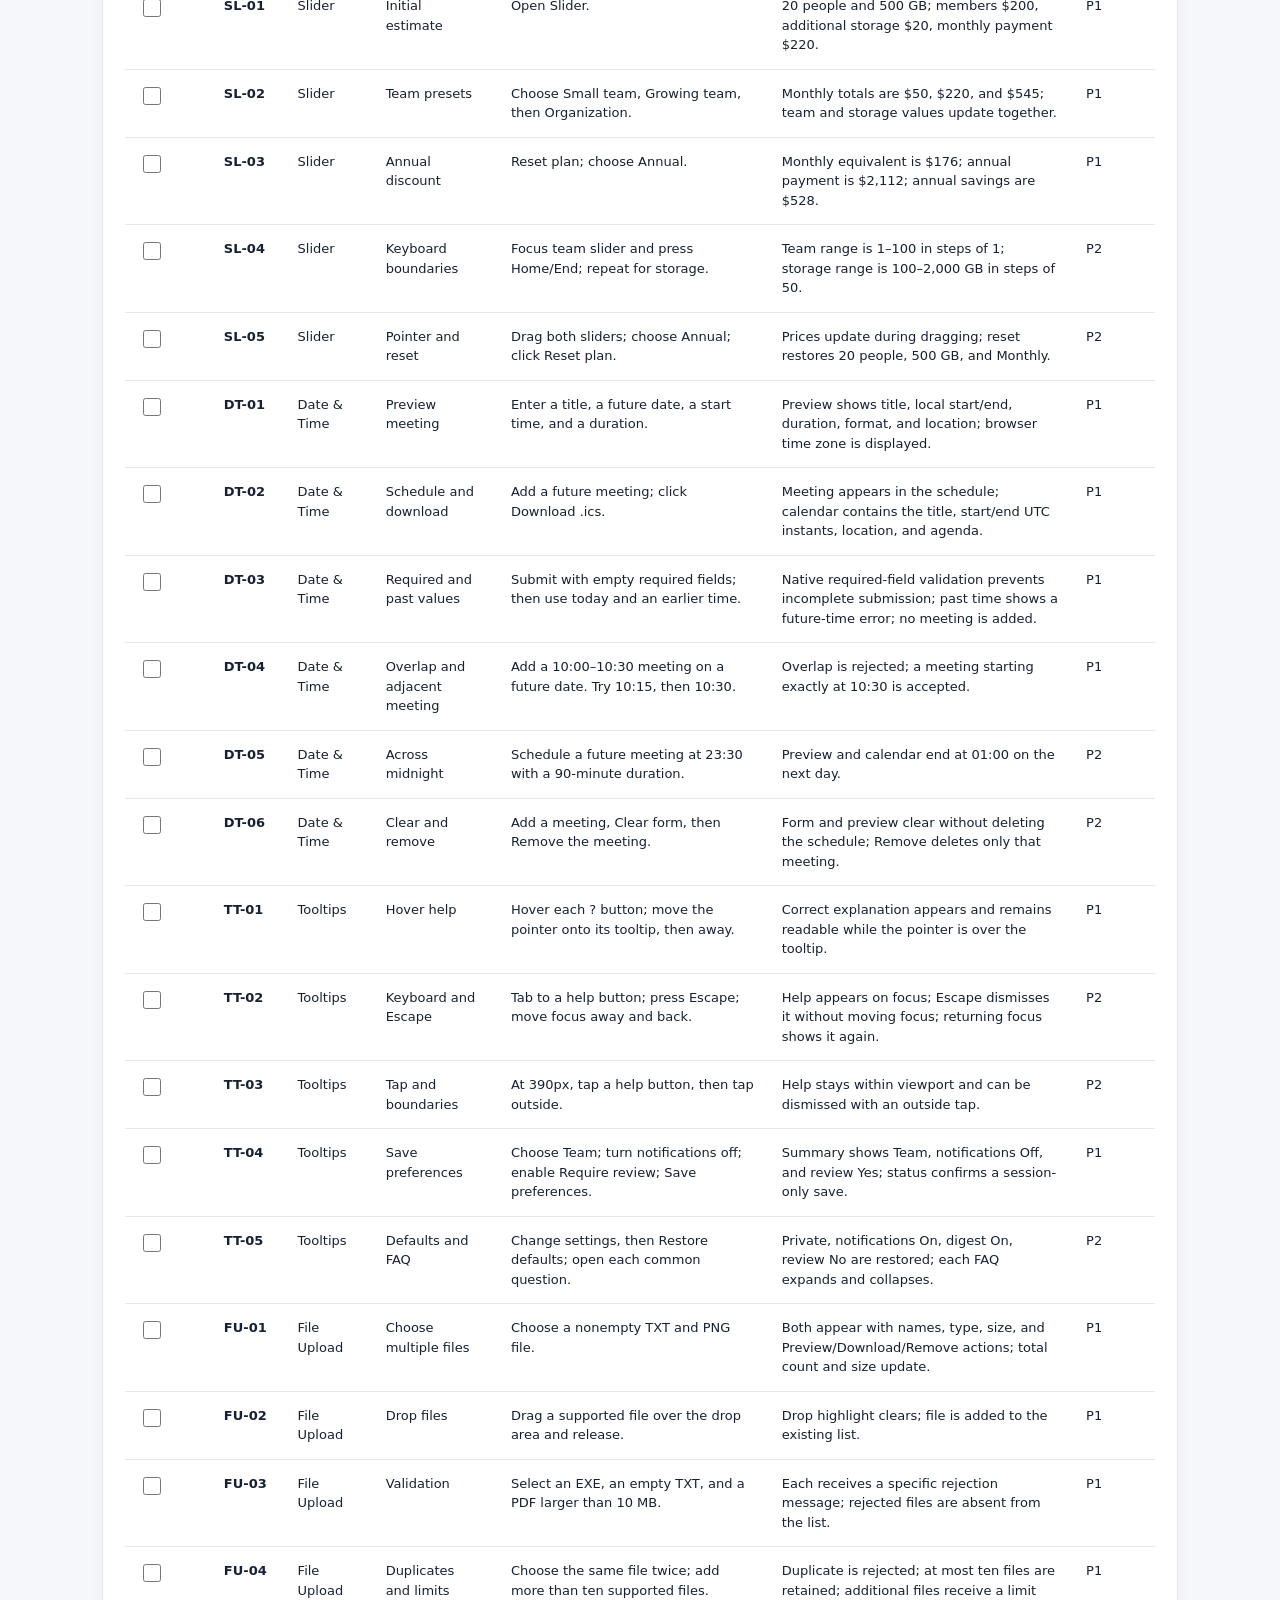
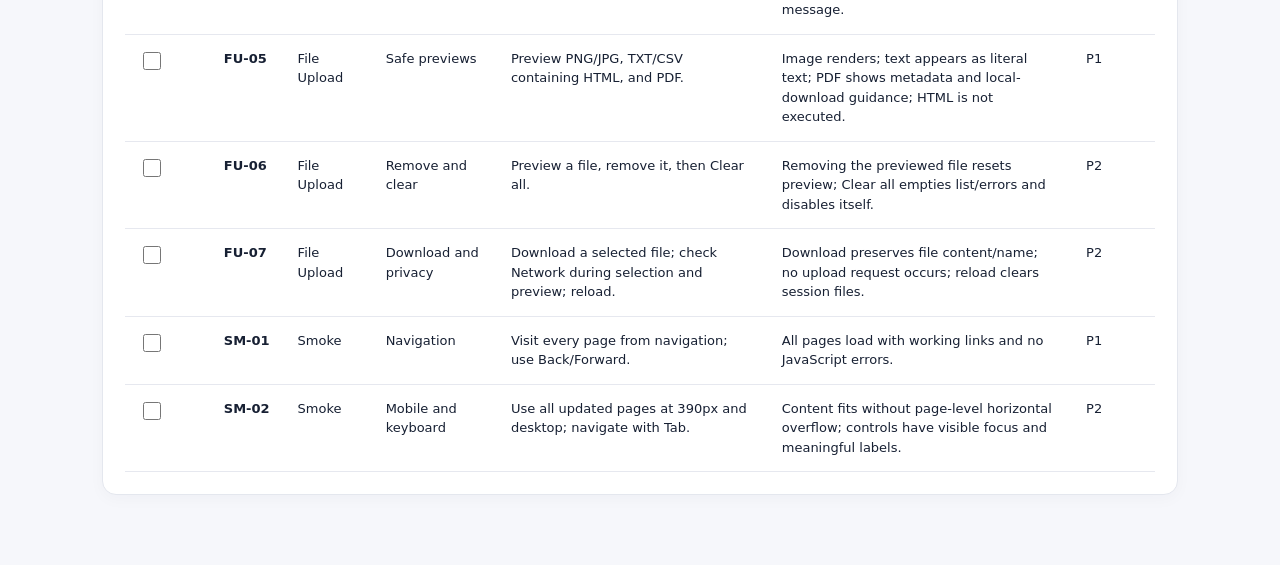
<file: test-scenarios.html>
<!doctype html><html lang="en"><head><meta charset="utf-8"><meta name="viewport" content="width=device-width,initial-scale=1"><title>Test Scenarios · UI Feature Lab</title><link rel="stylesheet" href="styles.css"><link rel="stylesheet" href="workspace.css"><style>.qa-stats{display:flex;gap:30px;flex-wrap:wrap;margin:20px 0}.qa-stats strong{display:block;font-size:28px}.table-wrap{overflow:auto}table{border-collapse:collapse;width:100%;min-width:950px}th,td{text-align:left;vertical-align:top;border-bottom:1px solid #e6e8ef;padding:14px;font-size:13px}th{background:#f8fafc}td:nth-child(5),td:nth-child(6){min-width:220px}.test-id{font-weight:700;white-space:nowrap}.qa-controls{margin-bottom:18px}.qa-check{width:18px;height:18px;accent-color:#4f46e5}@media print{.topbar,.qa-controls{display:none}.container{padding:0;max-width:none}.table-wrap{overflow:visible}table{min-width:0}th,td{font-size:9px;padding:6px}td:nth-child(5),td:nth-child(6){min-width:0}.panel{border:0;box-shadow:none}tr{break-inside:avoid}}</style></head><body><header class="topbar"><a class="brand" href="index.html">UI Feature Lab</a><nav><a href="chart.html">Chart</a><a href="maps.html">Maps</a><a href="drag-drop.html">Drag & Drop</a><a href="slider.html">Slider</a><a href="datetime.html">Date & Time</a><a href="tooltips.html">Tooltips</a><a href="upload.html">File Upload</a><a class="active" aria-current="page" href="test-scenarios.html">Test Scenarios</a></nav></header><main class="container"><div class="page-title"><span class="eyebrow">QA · TEST SCENARIOS</span><h1>Test the complete experience.</h1><p class="muted">A manual checklist for all seven feature pages. Each case includes the action to take and the result to verify.</p></div><div class="qa-stats"><div><span class="muted">Feature pages</span><strong>7</strong></div><div><span class="muted">Test cases</span><strong id="case-count"></strong></div><div><span class="muted">Checked this session</span><strong id="completed">0</strong></div></div><section class="panel"><div class="controls qa-controls"><label>Filter by feature<select id="feature"><option value="all">All features</option></select></label><button class="button secondary" id="clear-checks">Clear checks</button><button class="button" id="print">Print / Save as PDF</button><span id="visible-count" class="muted" role="status"></span></div><p class="muted small">P1: core behavior · P2: usability and edge cases. Check a case after verifying it; checks reset when you reload.</p><div class="table-wrap"><table><thead><tr><th>Verified</th><th>ID</th><th>Feature</th><th>Scenario</th><th>Steps</th><th>Expected result</th><th>Priority</th></tr></thead><tbody id="cases"></tbody></table></div></section></main><script>
const cases=[{"feature": "Charts", "id": "CH-01", "title": "Render charts", "steps": "Open Charts and inspect all four charts.", "result": "Bar, line, doughnut, and scatter charts render with no blank canvases.", "priority": "P1"}, {"feature": "Charts", "id": "CH-02", "title": "Randomize and reset", "steps": "Click Randomize data, then Reset data.", "result": "All charts change, then return to their original data; status confirms each action.", "priority": "P1"}, {"feature": "Charts", "id": "CH-03", "title": "Responsive charts", "steps": "Resize from desktop to 390px and back.", "result": "Charts stay visible and fit their containers.", "priority": "P2"}, {"feature": "Maps", "id": "MP-01", "title": "Search and filter", "steps": "Search North; clear filters; select Meeting rooms.", "result": "North Hub is the only search match; Meeting rooms shows only Central Studio. List, markers, and result count agree.", "priority": "P1"}, {"feature": "Maps", "id": "MP-02", "title": "Empty search", "steps": "Search for zzz; then Clear filters.", "result": "A no-results message appears with zero markers; clearing restores all three locations.", "priority": "P2"}, {"feature": "Maps", "id": "MP-03", "title": "Location details", "steps": "Click North Hub marker, then Central Studio card.", "result": "Details show the selected name, hours, capacity, and facilities; selected card and marker are highlighted.", "priority": "P1"}, {"feature": "Maps", "id": "MP-04", "title": "Pan and zoom", "steps": "Drag the map; use +, \u2212, and wheel; zoom repeatedly.", "result": "Streets, parks, and markers move together; scale stays between 0.60\u00d7 and 2.50\u00d7.", "priority": "P1"}, {"feature": "Maps", "id": "MP-05", "title": "Keyboard and reset", "steps": "Focus the map; press arrows, +, and \u2212; click Reset map.", "result": "Keyboard pans and zooms; reset restores 1.00\u00d7 and position 0, 0.", "priority": "P2"}, {"feature": "Maps", "id": "MP-06", "title": "Filtered selection", "steps": "Select North Hub, then filter to Meeting rooms.", "result": "Hidden selection clears; details ask you to select a visible location.", "priority": "P2"}, {"feature": "Drag & Drop", "id": "DD-01", "title": "Reorder cards", "steps": "Drag Build above Design in Backlog.", "result": "Build precedes Design; all four cards remain present.", "priority": "P1"}, {"feature": "Drag & Drop", "id": "DD-02", "title": "Bidirectional movement", "steps": "Move Test to Ready, then back to Backlog; drop on column headings and blank space.", "result": "Cards move in both directions with no duplicates; status identifies the destination.", "priority": "P1"}, {"feature": "Drag & Drop", "id": "DD-03", "title": "Empty destination", "steps": "Move Launch to Backlog, leaving Ready empty; move Design into empty Ready.", "result": "The empty column remains a usable drop target; Design appears in Ready.", "priority": "P1"}, {"feature": "Drag & Drop", "id": "DD-04", "title": "Reset and canceled drag", "steps": "Drag outside a column and release; then Reset.", "result": "Canceled drag clears highlights; Reset restores Design, Build, Test in Backlog and Launch in Ready.", "priority": "P2"}, {"feature": "Slider", "id": "SL-01", "title": "Initial estimate", "steps": "Open Slider.", "result": "20 people and 500 GB; members $200, additional storage $20, monthly payment $220.", "priority": "P1"}, {"feature": "Slider", "id": "SL-02", "title": "Team presets", "steps": "Choose Small team, Growing team, then Organization.", "result": "Monthly totals are $50, $220, and $545; team and storage values update together.", "priority": "P1"}, {"feature": "Slider", "id": "SL-03", "title": "Annual discount", "steps": "Reset plan; choose Annual.", "result": "Monthly equivalent is $176; annual payment is $2,112; annual savings are $528.", "priority": "P1"}, {"feature": "Slider", "id": "SL-04", "title": "Keyboard boundaries", "steps": "Focus team slider and press Home/End; repeat for storage.", "result": "Team range is 1\u2013100 in steps of 1; storage range is 100\u20132,000 GB in steps of 50.", "priority": "P2"}, {"feature": "Slider", "id": "SL-05", "title": "Pointer and reset", "steps": "Drag both sliders; choose Annual; click Reset plan.", "result": "Prices update during dragging; reset restores 20 people, 500 GB, and Monthly.", "priority": "P2"}, {"feature": "Date & Time", "id": "DT-01", "title": "Preview meeting", "steps": "Enter a title, a future date, a start time, and a duration.", "result": "Preview shows title, local start/end, duration, format, and location; browser time zone is displayed.", "priority": "P1"}, {"feature": "Date & Time", "id": "DT-02", "title": "Schedule and download", "steps": "Add a future meeting; click Download .ics.", "result": "Meeting appears in the schedule; calendar contains the title, start/end UTC instants, location, and agenda.", "priority": "P1"}, {"feature": "Date & Time", "id": "DT-03", "title": "Required and past values", "steps": "Submit with empty required fields; then use today and an earlier time.", "result": "Native required-field validation prevents incomplete submission; past time shows a future-time error; no meeting is added.", "priority": "P1"}, {"feature": "Date & Time", "id": "DT-04", "title": "Overlap and adjacent meeting", "steps": "Add a 10:00\u201310:30 meeting on a future date. Try 10:15, then 10:30.", "result": "Overlap is rejected; a meeting starting exactly at 10:30 is accepted.", "priority": "P1"}, {"feature": "Date & Time", "id": "DT-05", "title": "Across midnight", "steps": "Schedule a future meeting at 23:30 with a 90-minute duration.", "result": "Preview and calendar end at 01:00 on the next day.", "priority": "P2"}, {"feature": "Date & Time", "id": "DT-06", "title": "Clear and remove", "steps": "Add a meeting, Clear form, then Remove the meeting.", "result": "Form and preview clear without deleting the schedule; Remove deletes only that meeting.", "priority": "P2"}, {"feature": "Tooltips", "id": "TT-01", "title": "Hover help", "steps": "Hover each ? button; move the pointer onto its tooltip, then away.", "result": "Correct explanation appears and remains readable while the pointer is over the tooltip.", "priority": "P1"}, {"feature": "Tooltips", "id": "TT-02", "title": "Keyboard and Escape", "steps": "Tab to a help button; press Escape; move focus away and back.", "result": "Help appears on focus; Escape dismisses it without moving focus; returning focus shows it again.", "priority": "P2"}, {"feature": "Tooltips", "id": "TT-03", "title": "Tap and boundaries", "steps": "At 390px, tap a help button, then tap outside.", "result": "Help stays within viewport and can be dismissed with an outside tap.", "priority": "P2"}, {"feature": "Tooltips", "id": "TT-04", "title": "Save preferences", "steps": "Choose Team; turn notifications off; enable Require review; Save preferences.", "result": "Summary shows Team, notifications Off, and review Yes; status confirms a session-only save.", "priority": "P1"}, {"feature": "Tooltips", "id": "TT-05", "title": "Defaults and FAQ", "steps": "Change settings, then Restore defaults; open each common question.", "result": "Private, notifications On, digest On, review No are restored; each FAQ expands and collapses.", "priority": "P2"}, {"feature": "File Upload", "id": "FU-01", "title": "Choose multiple files", "steps": "Choose a nonempty TXT and PNG file.", "result": "Both appear with names, type, size, and Preview/Download/Remove actions; total count and size update.", "priority": "P1"}, {"feature": "File Upload", "id": "FU-02", "title": "Drop files", "steps": "Drag a supported file over the drop area and release.", "result": "Drop highlight clears; file is added to the existing list.", "priority": "P1"}, {"feature": "File Upload", "id": "FU-03", "title": "Validation", "steps": "Select an EXE, an empty TXT, and a PDF larger than 10 MB.", "result": "Each receives a specific rejection message; rejected files are absent from the list.", "priority": "P1"}, {"feature": "File Upload", "id": "FU-04", "title": "Duplicates and limits", "steps": "Choose the same file twice; add more than ten supported files.", "result": "Duplicate is rejected; at most ten files are retained; additional files receive a limit message.", "priority": "P1"}, {"feature": "File Upload", "id": "FU-05", "title": "Safe previews", "steps": "Preview PNG/JPG, TXT/CSV containing HTML, and PDF.", "result": "Image renders; text appears as literal text; PDF shows metadata and local-download guidance; HTML is not executed.", "priority": "P1"}, {"feature": "File Upload", "id": "FU-06", "title": "Remove and clear", "steps": "Preview a file, remove it, then Clear all.", "result": "Removing the previewed file resets preview; Clear all empties list/errors and disables itself.", "priority": "P2"}, {"feature": "File Upload", "id": "FU-07", "title": "Download and privacy", "steps": "Download a selected file; check Network during selection and preview; reload.", "result": "Download preserves file content/name; no upload request occurs; reload clears session files.", "priority": "P2"}, {"feature": "Smoke", "id": "SM-01", "title": "Navigation", "steps": "Visit every page from navigation; use Back/Forward.", "result": "All pages load with working links and no JavaScript errors.", "priority": "P1"}, {"feature": "Smoke", "id": "SM-02", "title": "Mobile and keyboard", "steps": "Use all updated pages at 390px and desktop; navigate with Tab.", "result": "Content fits without page-level horizontal overflow; controls have visible focus and meaningful labels.", "priority": "P2"}],checked=new Set(),el=id=>document.getElementById(id);el('case-count').textContent=cases.length;[...new Set(cases.map(c=>c.feature))].forEach(feature=>{const option=document.createElement('option');option.value=feature;option.textContent=feature;el('feature').append(option);});
function render(){el('cases').replaceChildren();const visible=cases.filter(c=>el('feature').value==='all'||c.feature===el('feature').value);el('visible-count').textContent=visible.length+' cases shown';visible.forEach(c=>{const row=document.createElement('tr'),checkCell=document.createElement('td'),check=document.createElement('input');check.type='checkbox';check.className='qa-check';check.checked=checked.has(c.id);check.setAttribute('aria-label','Verified '+c.id+' '+c.title);check.onchange=()=>{if(check.checked)checked.add(c.id);else checked.delete(c.id);el('completed').textContent=checked.size;};checkCell.append(check);row.append(checkCell);[c.id,c.feature,c.title,c.steps,c.result,c.priority].forEach((value,index)=>{const cell=document.createElement('td');cell.textContent=value;if(index===0)cell.className='test-id';row.append(cell);});el('cases').append(row);});}
el('feature').onchange=render;el('clear-checks').onclick=()=>{checked.clear();el('completed').textContent='0';render();};el('print').onclick=()=>window.print();render();</script></body></html>
</file>
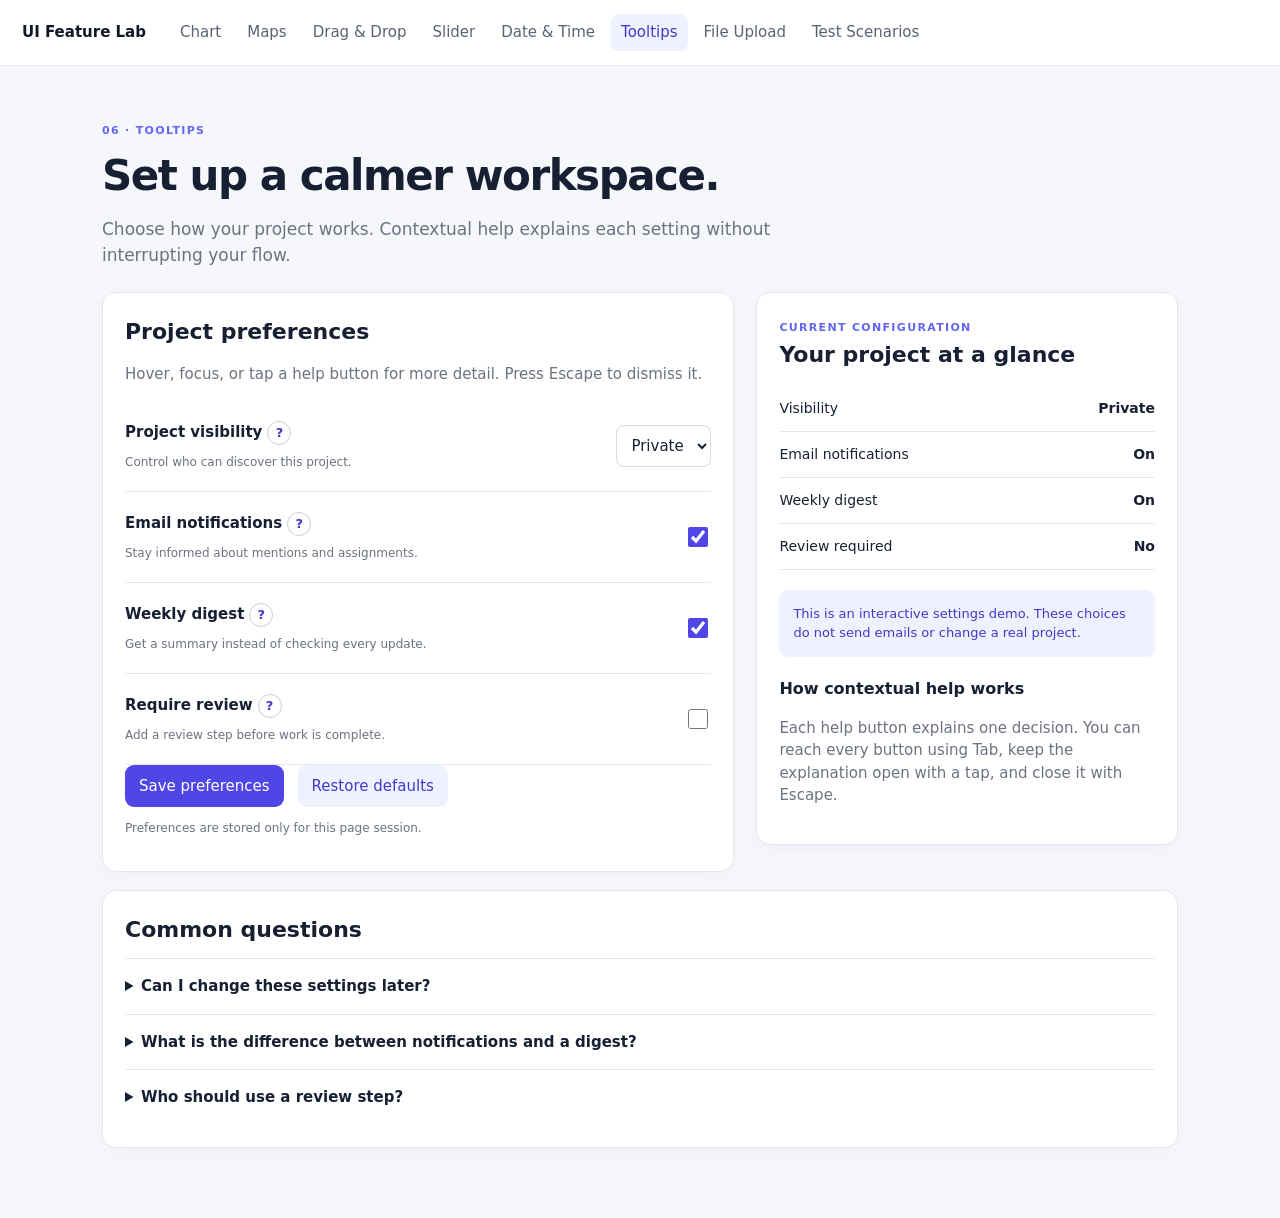
<file: tooltips.html>
<!doctype html><html lang="en"><head><meta charset="utf-8"><meta name="viewport" content="width=device-width,initial-scale=1"><title>Project settings · UI Feature Lab</title><link rel="stylesheet" href="styles.css"><link rel="stylesheet" href="workspace.css"></head><body><header class="topbar"><a class="brand" href="index.html">UI Feature Lab</a><nav><a href="chart.html">Chart</a><a href="maps.html">Maps</a><a href="drag-drop.html">Drag & Drop</a><a href="slider.html">Slider</a><a href="datetime.html">Date & Time</a><a class="active" aria-current="page" href="tooltips.html">Tooltips</a><a href="upload.html">File Upload</a><a href="test-scenarios.html">Test Scenarios</a></nav></header><main class="container"><div class="page-title"><span class="eyebrow">06 · TOOLTIPS</span><h1>Set up a calmer workspace.</h1><p class="muted">Choose how your project works. Contextual help explains each setting without interrupting your flow.</p></div>
<div class="split"><section class="panel"><h2>Project preferences</h2><p class="muted">Hover, focus, or tap a help button for more detail. Press Escape to dismiss it.</p><form id="preferences"><div class="setting"><div><label for="visibility">Project visibility</label><button type="button" class="help" aria-label="Help for project visibility" data-help="Private limits access to invited members. Team makes the project visible to everyone in your workspace.">?</button><p class="muted small">Control who can discover this project.</p></div><select id="visibility"><option>Private</option><option>Team</option></select></div>
<div class="setting"><div><label for="notifications">Email notifications</label><button type="button" class="help" aria-label="Help for email notifications" data-help="Receive an email when someone mentions you or assigns you a task. Turning this off does not change in-app notifications.">?</button><p class="muted small">Stay informed about mentions and assignments.</p></div><input id="notifications" type="checkbox" checked></div>
<div class="setting"><div><label for="digest">Weekly digest</label><button type="button" class="help" aria-label="Help for weekly digest" data-help="A weekly summary groups project activity into one email. It is independent of immediate email notifications.">?</button><p class="muted small">Get a summary instead of checking every update.</p></div><input id="digest" type="checkbox" checked></div>
<div class="setting"><div><label for="approval">Require review</label><button type="button" class="help" aria-label="Help for require review" data-help="Completed tasks require approval from a project reviewer before they are marked as done.">?</button><p class="muted small">Add a review step before work is complete.</p></div><input id="approval" type="checkbox"></div><div class="controls"><button class="button" type="submit">Save preferences</button><button class="button secondary" type="reset">Restore defaults</button></div><p id="save-status" role="status" class="muted small">Preferences are stored only for this page session.</p></form></section>
<aside class="panel"><span class="eyebrow">CURRENT CONFIGURATION</span><h2>Your project at a glance</h2><dl class="settings-summary" id="summary"></dl><p class="note">This is an interactive settings demo. These choices do not send emails or change a real project.</p><h3>How contextual help works</h3><p class="muted">Each help button explains one decision. You can reach every button using Tab, keep the explanation open with a tap, and close it with Escape.</p></aside></div><section class="panel"><h2>Common questions</h2><details><summary>Can I change these settings later?</summary><p>Yes. Adjust a setting and save again. Restore defaults returns the form and summary to the original configuration.</p></details><details><summary>What is the difference between notifications and a digest?</summary><p>Notifications cover individual mentions and assignments. A digest combines activity into one weekly summary.</p></details><details><summary>Who should use a review step?</summary><p>Teams that need a second check before completing work, such as editorial, design, or quality assurance teams.</p></details></section><div id="context-help" class="context-help" role="tooltip" hidden></div></main><script>
const el=id=>document.getElementById(id),tip=el('context-help');let active=null,pinned=false,dismissed=null;
function hide(){if(active){active.removeAttribute('aria-describedby');active.setAttribute('aria-expanded','false');}active=null;pinned=false;tip.hidden=true;}
function position(){if(!active)return;const r=active.getBoundingClientRect(),t=tip.getBoundingClientRect();tip.style.left=Math.max(12,Math.min(innerWidth-t.width-12,r.left+r.width/2-t.width/2))+'px';tip.style.top=Math.max(12,r.bottom+t.height+20<innerHeight?r.bottom+10:r.top-t.height-10)+'px';}
function show(button){if(dismissed===button)return;hide();active=button;tip.textContent=button.dataset.help;tip.hidden=false;button.setAttribute('aria-describedby','context-help');button.setAttribute('aria-expanded','true');position();}
document.querySelectorAll('.help').forEach(button=>{button.setAttribute('aria-expanded','false');button.onmouseenter=()=>show(button);button.onmouseleave=()=>{dismissed=null;setTimeout(()=>{if(active===button&&!pinned&&document.activeElement!==button&&!tip.matches(':hover'))hide();},100);};button.onfocus=()=>show(button);button.onblur=()=>{dismissed=null;hide();};button.onclick=()=>{if(active===button&&pinned){hide();dismissed=button;}else{dismissed=null;if(active!==button)show(button);pinned=true;}};});
tip.onmouseleave=()=>{if(active&&!pinned&&document.activeElement!==active)hide();};document.addEventListener('keydown',e=>{if(e.key==='Escape'){dismissed=active;hide();}});document.addEventListener('click',e=>{if(active&&!e.target.closest('.help')&&!tip.contains(e.target))hide();});window.addEventListener('resize',position);window.addEventListener('scroll',position,true);
function summary(){el('summary').replaceChildren();[['Visibility',el('visibility').value],['Email notifications',el('notifications').checked?'On':'Off'],['Weekly digest',el('digest').checked?'On':'Off'],['Review required',el('approval').checked?'Yes':'No']].forEach(([key,value])=>{const row=document.createElement('div'),dt=document.createElement('dt'),dd=document.createElement('dd');dt.textContent=key;dd.textContent=value;row.append(dt,dd);el('summary').append(row);});}
el('preferences').onsubmit=e=>{e.preventDefault();summary();el('save-status').textContent='Preferences saved for this page session.';};el('preferences').onchange=()=>el('save-status').textContent='You have unsaved changes.';el('preferences').onreset=()=>setTimeout(()=>{summary();el('save-status').textContent='Default preferences restored.';hide();},0);summary();
</script></body></html>
</file>
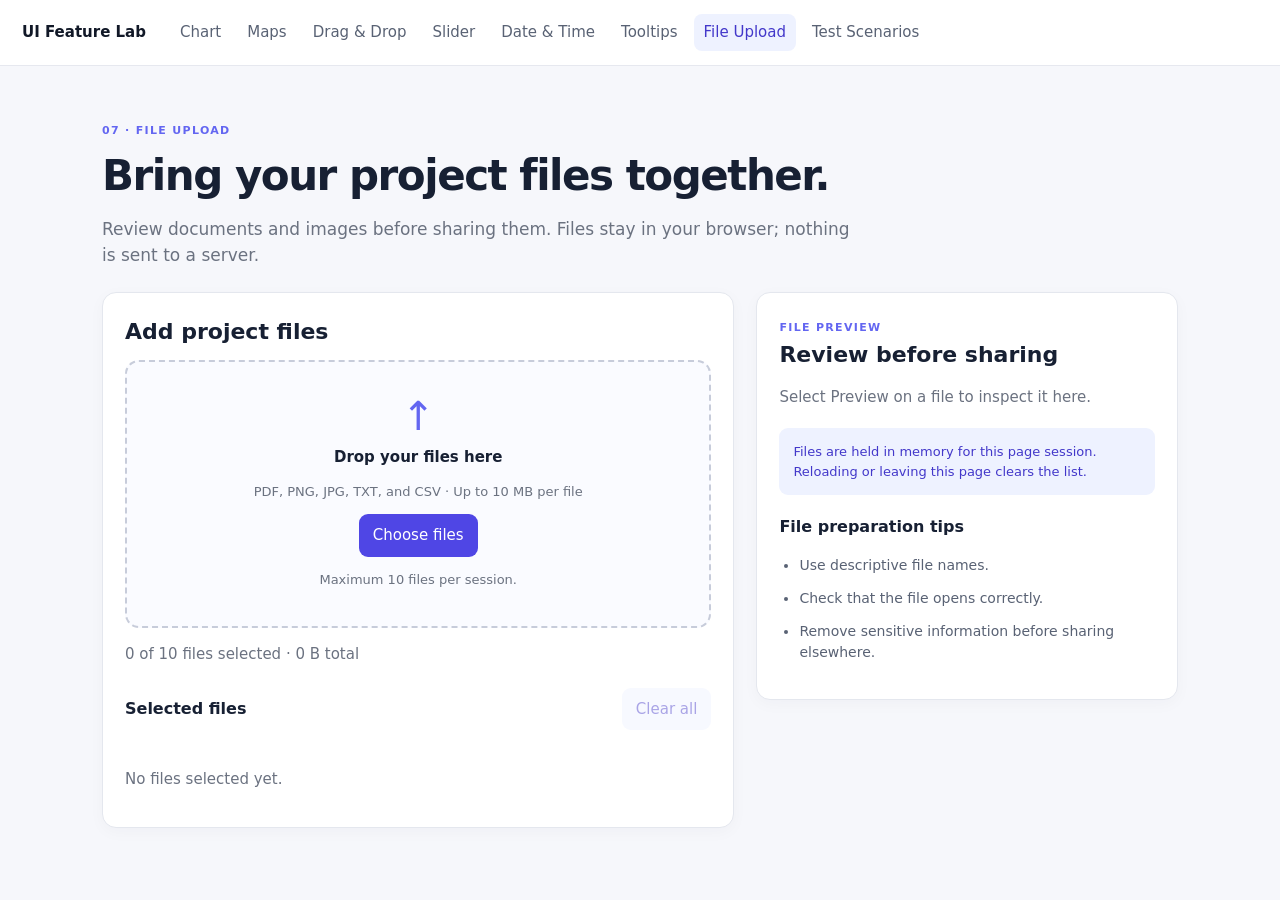
<file: upload.html>
<!doctype html><html lang="en"><head><meta charset="utf-8"><meta name="viewport" content="width=device-width,initial-scale=1"><title>File workspace · UI Feature Lab</title><link rel="stylesheet" href="styles.css"><link rel="stylesheet" href="workspace.css"></head><body><header class="topbar"><a class="brand" href="index.html">UI Feature Lab</a><nav><a href="chart.html">Chart</a><a href="maps.html">Maps</a><a href="drag-drop.html">Drag & Drop</a><a href="slider.html">Slider</a><a href="datetime.html">Date & Time</a><a href="tooltips.html">Tooltips</a><a class="active" aria-current="page" href="upload.html">File Upload</a><a href="test-scenarios.html">Test Scenarios</a></nav></header><main class="container"><div class="page-title"><span class="eyebrow">07 · FILE UPLOAD</span><h1>Bring your project files together.</h1><p class="muted">Review documents and images before sharing them. Files stay in your browser; nothing is sent to a server.</p></div>
<div class="split"><section class="panel"><h2>Add project files</h2><div id="drop" class="dropzone"><div class="upload-symbol" aria-hidden="true">↑</div><strong>Drop your files here</strong><p class="muted">PDF, PNG, JPG, TXT, and CSV · Up to 10 MB per file</p><button class="button" id="pick" type="button">Choose files</button><input id="input" type="file" accept=".pdf,.png,.jpg,.jpeg,.txt,.csv" multiple hidden><p class="small muted">Maximum 10 files per session.</p></div><p id="upload-status" role="status" class="muted"></p><ul id="upload-errors" class="error" role="alert"></ul><div class="section-heading"><h3>Selected files</h3><button class="button secondary" id="clear" disabled>Clear all</button></div><div id="list" class="file-list"></div></section><aside class="panel"><span class="eyebrow">FILE PREVIEW</span><h2>Review before sharing</h2><div id="preview"><p class="muted">Select Preview on a file to inspect it here.</p></div><div class="note">Files are held in memory for this page session. Reloading or leaving this page clears the list.</div><h3>File preparation tips</h3><ul class="help-list"><li>Use descriptive file names.</li><li>Check that the file opens correctly.</li><li>Remove sensitive information before sharing elsewhere.</li></ul></aside></div></main><script>
const el=id=>document.getElementById(id);let files=[],sequence=0,previewURL=null;const allowed=['pdf','png','jpg','jpeg','txt','csv'];
const size=n=>n<1024?n+' B':n<1048576?(n/1024).toFixed(1)+' KB':(n/1048576).toFixed(1)+' MB';
function clearPreview(){if(previewURL)URL.revokeObjectURL(previewURL);previewURL=null;el('preview').innerHTML='<p class="muted">Select Preview on a file to inspect it here.</p>';el('preview').dataset.file='';}
async function preview(item){clearPreview();el('preview').dataset.file=item.id;const title=document.createElement('h3');title.textContent=item.file.name;el('preview').replaceChildren(title);if(['png','jpg','jpeg'].includes(item.ext)){previewURL=URL.createObjectURL(item.file);const image=document.createElement('img');image.className='file-preview';image.alt='Preview of '+item.file.name;image.src=previewURL;image.onerror=()=>{const p=document.createElement('p');p.textContent='This file could not be displayed as an image.';if(el('preview').dataset.file===String(item.id))el('preview').append(p);};el('preview').append(image);}else if(['txt','csv'].includes(item.ext)){const text=await item.file.slice(0,4000).text();if(el('preview').dataset.file!==String(item.id))return;const pre=document.createElement('pre');pre.textContent=text;el('preview').append(pre);if(item.file.size>4000){const note=document.createElement('p');note.className='muted small';note.textContent='Showing the first 4 KB.';el('preview').append(note);}}else{const p=document.createElement('p');p.textContent='PDF document · '+size(item.file.size)+'. Download a local copy to open it in your PDF reader.';el('preview').append(p);}}
function download(item){const url=URL.createObjectURL(item.file),a=document.createElement('a');a.href=url;a.download=item.file.name;a.click();setTimeout(()=>URL.revokeObjectURL(url),1000);}
function render(){el('list').replaceChildren();el('clear').disabled=!files.length;el('upload-status').textContent=files.length+' of 10 files selected · '+size(files.reduce((sum,item)=>sum+item.file.size,0))+' total';if(!files.length){const p=document.createElement('p');p.className='muted';p.textContent='No files selected yet.';el('list').append(p);}files.forEach(item=>{const row=document.createElement('article');row.className='file entry';const info=document.createElement('div'),name=document.createElement('strong'),meta=document.createElement('p');name.textContent=item.file.name;meta.className='muted small';meta.textContent=item.ext.toUpperCase()+' · '+size(item.file.size)+' · '+(item.file.type||'MIME type unavailable');info.append(name,meta);const buttons=document.createElement('div');buttons.className='controls';[['Preview',()=>preview(item)],['Download',()=>download(item)],['Remove',()=>{files=files.filter(f=>f.id!==item.id);if(el('preview').dataset.file===String(item.id))clearPreview();render();}]].forEach(([text,action])=>{const b=document.createElement('button');b.className='button secondary';b.textContent=text;b.setAttribute('aria-label',text+' '+item.file.name);b.onclick=action;buttons.append(b);});row.append(info,buttons);el('list').append(row);});}
function add(incoming){el('upload-errors').replaceChildren();for(const file of incoming){const ext=file.name.split('.').pop().toLowerCase();let error='';if(!allowed.includes(ext))error='Unsupported file type. Use PDF, PNG, JPG, TXT, or CSV.';else if(file.size>10*1024*1024)error='File exceeds the 10 MB limit.';else if(file.size===0)error='File is empty.';else if(files.some(item=>item.file.name===file.name&&item.file.size===file.size&&item.file.type===file.type))error='Already selected.';else if(files.length>=10)error='Maximum 10 files reached.';if(error){const li=document.createElement('li');li.textContent=file.name+': '+error;el('upload-errors').append(li);}else files.push({file,ext,id:++sequence});}render();}
el('pick').onclick=()=>el('input').click();el('input').onchange=()=>{add(el('input').files);el('input').value='';};el('clear').onclick=()=>{files=[];el('upload-errors').replaceChildren();clearPreview();render();};const drop=el('drop');let depth=0;drop.ondragenter=e=>{e.preventDefault();depth++;drop.classList.add('over');};drop.ondragover=e=>{e.preventDefault();e.dataTransfer.dropEffect='copy';};drop.ondragleave=e=>{e.preventDefault();if(--depth<=0){depth=0;drop.classList.remove('over');}};drop.ondrop=e=>{e.preventDefault();depth=0;drop.classList.remove('over');add(e.dataTransfer.files);};window.addEventListener('dragover',e=>e.preventDefault());window.addEventListener('drop',e=>e.preventDefault());window.addEventListener('beforeunload',()=>{if(previewURL)URL.revokeObjectURL(previewURL);});render();
</script></body></html>
</file>
<file: styles.css>
*{box-sizing:border-box}body{margin:0;font:15px/1.5 Inter,ui-sans-serif,system-ui,-apple-system,sans-serif;background:#f6f7fb;color:#172033}.topbar{position:sticky;top:0;z-index:20;background:#fff;border-bottom:1px solid #e6e8ef;padding:14px 22px;display:flex;align-items:center;gap:24px}.brand{font-weight:800;color:#111827;text-decoration:none;white-space:nowrap}.topbar nav{display:flex;gap:6px;flex-wrap:wrap}.topbar nav a{padding:7px 10px;border-radius:8px;color:#596274;text-decoration:none}.topbar nav a:hover,.topbar nav a.active{background:#eef2ff;color:#4338ca}.container{max-width:1120px;margin:0 auto;padding:52px 22px}.hero{padding:20px 0 34px}.eyebrow{font-size:11px;font-weight:800;letter-spacing:.12em;color:#6366f1}.hero h1{font-size:44px;line-height:1.08;margin:10px 0 14px}.hero p{max-width:720px;color:#697386;font-size:18px}.grid{display:grid;grid-template-columns:repeat(auto-fit,minmax(220px,1fr));gap:16px}.card,.panel{background:#fff;border:1px solid #e4e7ee;border-radius:14px;box-shadow:0 4px 16px #17203308}.card{padding:22px;text-decoration:none;color:inherit;display:grid;gap:7px;min-height:120px}.card:hover{transform:translateY(-2px);box-shadow:0 10px 25px #17203312}.card span,.muted{color:#6b7280}.page-title{margin-bottom:24px}.panel{padding:22px;margin-bottom:18px}.controls{display:flex;gap:14px;align-items:center;flex-wrap:wrap}.button{border:0;background:#4f46e5;color:white;padding:10px 14px;border-radius:9px;cursor:pointer}.button.secondary{background:#eef2ff;color:#4338ca}.value{font-weight:800;font-variant-numeric:tabular-nums}.dropzone{border:2px dashed #c7ccda;border-radius:14px;padding:34px;text-align:center;background:#fafbff}.dropzone.over{border-color:#4f46e5;background:#eef2ff}.items{display:grid;gap:10px;margin-top:15px}.drag-item{padding:14px;background:#f8fafc;border:1px solid #e5e7eb;border-radius:10px;cursor:grab}.drag-item.dragging{opacity:.45}.zones{display:grid;grid-template-columns:1fr 1fr;gap:16px}.zone{min-height:220px}.tooltip{position:relative;display:inline-block}.tooltip .tip{visibility:hidden;opacity:0;position:absolute;bottom:calc(100% + 10px);left:50%;transform:translateX(-50%);background:#111827;color:white;padding:8px 10px;border-radius:7px;white-space:nowrap;font-size:12px;transition:.15s}.tooltip:hover .tip,.tooltip:focus-within .tip{visibility:visible;opacity:1}.map{height:480px;border-radius:12px;overflow:hidden;background:#dcecf7;position:relative;border:1px solid #cbd5e1}.map-grid{position:absolute;inset:0;background-image:linear-gradient(#ffffff80 1px,transparent 1px),linear-gradient(90deg,#ffffff80 1px,transparent 1px);background-size:40px 40px;transform-origin:center}.map-inner{position:absolute;width:1200px;height:800px;left:50%;top:50%;transform:translate(-50%,-50%);background:linear-gradient(120deg,#d9f0d0,#b9d7ea 45%,#e6d8b9);border-radius:50% 40% 45% 55%;box-shadow:inset 0 0 0 50px #ffffff18}.marker{position:absolute;width:18px;height:18px;border-radius:50%;background:#ef4444;border:3px solid white;box-shadow:0 2px 8px #0004;cursor:pointer}.map-controls{position:absolute;right:14px;top:14px;display:grid;gap:6px}.map-controls button{width:36px;height:36px;border:1px solid #d5dae4;background:white;border-radius:8px;cursor:pointer;font-weight:800}.chart-wrap{height:390px}.bars{height:100%;display:flex;align-items:end;gap:18px;padding:30px 20px 30px;border-left:1px solid #ddd;border-bottom:1px solid #ddd}.bar{flex:1;background:linear-gradient(#6366f1,#818cf8);border-radius:8px 8px 0 0;position:relative;min-width:30px}.bar:hover{background:#4338ca}.bar span{position:absolute;top:-24px;left:50%;transform:translateX(-50%);font-size:12px}.bar label{position:absolute;bottom:-24px;left:50%;transform:translateX(-50%);font-size:12px;color:#6b7280}.file-list{margin-top:16px;display:grid;gap:8px}.file{padding:10px 12px;background:#f8fafc;border-radius:8px}.file input{max-width:100%}@media(max-width:700px){.topbar{align-items:flex-start;flex-direction:column;gap:8px}.hero h1{font-size:34px}.zones{grid-template-columns:1fr}}
.chart-box{height:360px;width:100%;position:relative}.chart-box.small{height:330px;max-width:650px;margin:auto}.chart-box canvas{width:100%;height:100%;display:block}

.drop-target.drop-active{outline:3px solid #6366f1;outline-offset:3px;background:#eef2ff;border-radius:10px}.drag-item.drop-before{box-shadow:0 -3px 0 #6366f1}.drag-item:focus{outline:2px solid #6366f1;outline-offset:2px}

.zone{display:flex;flex-direction:column}.zone .drop-target{flex:1;min-height:100px;align-content:start}
</file>
<file: workspace.css>
.page-title h1{font-size:clamp(30px,4vw,42px);line-height:1.15;letter-spacing:-.035em;margin:12px 0}.page-title>p{font-size:17px;max-width:750px}.split{display:grid;grid-template-columns:minmax(0,1.5fr) minmax(280px,1fr);gap:22px;align-items:start}h2{font-size:22px;margin:0 0 12px}h3{font-size:16px}.small{font-size:12px}.stack{display:grid;gap:12px}.controls label,.form-grid label{display:grid;gap:7px;font-size:13px;font-weight:700}input:not([type=checkbox]):not([type=radio]):not([type=range]),select,textarea{font:inherit;color:inherit;border:1px solid #d5dae4;border-radius:8px;background:white;padding:10px;max-width:100%;min-width:0}textarea{resize:vertical}.form-grid{display:grid;grid-template-columns:1fr 1fr;gap:18px}.full{grid-column:1/-1}.section-heading{display:flex;align-items:center;justify-content:space-between;gap:12px;flex-wrap:wrap}.section-heading h2{margin-bottom:0}.entry{display:flex;justify-content:space-between;align-items:center;gap:16px;padding:16px;border:1px solid #e6e8ef;border-radius:10px;flex-wrap:wrap}.entry>div:first-child{min-width:0;flex:1 1 180px;overflow-wrap:anywhere}.entry h3{margin:0}.entry p{font-size:13px;color:#596274;margin:7px 0;white-space:pre-wrap}.entry .button{font-size:12px;padding:8px 10px}.error{color:#b91c1c;font-size:13px;overflow-wrap:anywhere}.error:empty{display:none}.note{font-size:13px;background:#eef2ff;color:#4338ca;padding:14px;border-radius:9px;margin:20px 0}.help-list{padding-left:20px;color:#596274;font-size:14px}.help-list li{margin:12px 0}button{font:inherit}button:disabled{opacity:.45;cursor:default}button:focus-visible,input:focus-visible,select:focus-visible,textarea:focus-visible,summary:focus-visible,[tabindex]:focus-visible{outline:3px solid #a5b4fc;outline-offset:3px}.location-map{height:450px;border-radius:12px;overflow:hidden;position:relative;background:#edf0e6;border:1px solid #d5dae4;touch-action:none;cursor:grab;user-select:none}.map-scene{position:absolute;width:650px;height:550px;left:50%;top:50%;background:repeating-linear-gradient(0deg,transparent 0 66px,#fff 66px 77px),repeating-linear-gradient(90deg,#e8e9df 0 85px,#fff 85px 96px);transform-origin:center}.park{position:absolute;background:#c7dfbd;border-radius:30px;padding:28px;color:#557c47;font-size:13px}.park-one{left:100px;top:60px;width:190px;height:120px}.park-two{left:260px;top:350px;width:230px;height:150px}.street{position:absolute;background:#fff;border:2px solid #ded9c6}.horizontal{top:260px;left:0;width:100%;height:24px}.vertical{left:390px;top:0;height:100%;width:24px}.district{position:absolute;top:210px;left:285px;font-size:11px;letter-spacing:.1em;color:#8b8c7f}.map-pin{position:absolute;transform:translate(-50%,-50%);width:36px;height:36px;border:3px solid white;border-radius:50%;background:#4f46e5;color:white;font-weight:800;box-shadow:0 3px 8px #17203340;cursor:pointer}.map-pin[aria-pressed=true]{background:#047857;outline:3px solid #a7f3d0}.location-card{display:grid;gap:8px;text-align:left;border:1px solid #e6e8ef;border-radius:10px;padding:16px;background:#f8fafc;color:#172033;cursor:pointer}.location-card span{font-size:13px;color:#596274}.location-card[aria-pressed=true]{background:#eef2ff;border-color:#6366f1}.setting{display:flex;justify-content:space-between;align-items:center;gap:16px;padding:20px 0;border-bottom:1px solid #e6e8ef}.setting:last-of-type{margin-bottom:22px}.setting label{font-weight:700}.setting p{margin:8px 0 0}.setting input{width:20px;height:20px;accent-color:#4f46e5;flex-shrink:0}.help{border:1px solid #c7ccda;width:24px;height:24px;border-radius:50%;background:white;color:#4338ca;font-size:13px;font-weight:800;margin-left:5px;cursor:pointer}.context-help{position:fixed;z-index:100;max-width:min(290px,calc(100vw - 24px));padding:12px 14px;background:#172033;color:white;border-radius:9px;box-shadow:0 5px 20px #17203330;font-size:13px;line-height:1.5}.settings-summary>div{display:flex;justify-content:space-between;gap:15px;padding:12px 0;border-bottom:1px solid #e6e8ef;font-size:14px}.settings-summary dd{margin:0;font-weight:700}details{border-top:1px solid #e6e8ef;padding:16px 0}summary{cursor:pointer;font-weight:700}details p{color:#596274;max-width:750px}.upload-symbol{font-size:40px;color:#6366f1}.file-preview{display:block;max-width:100%;max-height:350px;object-fit:contain;margin:15px auto}#preview{overflow-wrap:anywhere}#preview pre{white-space:pre-wrap;overflow-wrap:anywhere;background:#f8fafc;padding:14px;border-radius:8px;max-height:350px;overflow:auto;font-size:12px}.dropzone{padding:24px}.dropzone p{font-size:13px}@media(max-width:850px){.split{grid-template-columns:1fr}}@media(max-width:480px){.form-grid{grid-template-columns:1fr}.setting{align-items:flex-start;flex-wrap:wrap}.location-map{height:350px}.container{padding-top:32px}.entry .controls{gap:8px}}
</file>
<file: slider.css>
.page-title h1{font-size:clamp(30px,4vw,42px);line-height:1.15;letter-spacing:-.035em;margin:12px 0}.page-title>p{font-size:17px;max-width:650px}.estimator-layout{display:grid;grid-template-columns:minmax(0,1.5fr) minmax(300px,1fr);gap:24px;align-items:start}h2{font-size:21px;margin:0 0 8px}h3{font-size:16px}.configuration,.estimate{padding:28px}.configuration>p{margin-top:0}.presets{display:grid;grid-template-columns:repeat(3,1fr);gap:10px;margin:24px 0 32px}.presets button{font:inherit;font-size:13px;font-weight:700;text-align:left;padding:12px;border:1px solid #e4e7ee;border-radius:10px;background:white;color:#172033;cursor:pointer}.presets button span{display:block;font-weight:400;color:#6b7280;margin-top:3px}.presets button[aria-pressed=true]{border-color:#6366f1;background:#eef2ff;color:#4338ca}.slider-field{margin-bottom:32px}.field-heading{display:flex;align-items:center;justify-content:space-between;gap:12px;font-weight:700}.field-heading output{background:#eef2ff;color:#4338ca;padding:5px 10px;border-radius:7px;font-variant-numeric:tabular-nums}.slider-field p{font-size:13px;margin:10px 0 20px}.slider-field input{appearance:none;display:block;width:100%;height:8px;margin:0;border-radius:20px;background:linear-gradient(to right,#6366f1 0 var(--progress),#e4e7ee var(--progress) 100%);cursor:pointer}.slider-field input::-webkit-slider-thumb{appearance:none;width:22px;height:22px;border:4px solid white;border-radius:50%;background:#4f46e5;box-shadow:0 0 0 1px #6366f1,0 2px 5px #17203330}.slider-field input::-moz-range-thumb{width:14px;height:14px;border:4px solid white;border-radius:50%;background:#4f46e5;box-shadow:0 0 0 1px #6366f1}.slider-field input:focus-visible{outline:3px solid #a5b4fc;outline-offset:9px}.range-labels{display:flex;justify-content:space-between;font-size:12px;color:#6b7280;margin-top:14px}.billing{border:0;padding:0;margin:0 0 28px;display:flex;gap:16px;flex-wrap:wrap}.billing legend{font-weight:700;margin-bottom:12px}.billing label{display:flex;gap:7px;align-items:center;cursor:pointer}.billing input{accent-color:#4f46e5}.badge{font-size:11px;color:#047857;background:#ecfdf5;border-radius:5px;padding:3px 6px;font-weight:700}.configuration-footer{border-top:1px solid #e6e8ef;padding-top:20px;display:flex;align-items:center;justify-content:space-between;gap:12px;font-size:12px}.estimate{border-top:4px solid #6366f1}.estimate h2{margin-top:10px}.price{margin:20px 0 8px}.price>span:first-child{font-size:44px;font-weight:800;letter-spacing:-.04em;line-height:1.1}.price>.muted{font-size:14px}.estimate>#billing-note{font-size:13px;min-height:40px}.breakdown{font-size:13px;margin:24px 0}.breakdown>div{display:flex;justify-content:space-between;gap:12px;margin-bottom:12px}.breakdown>div[hidden]{display:none}.breakdown dd{margin:0;white-space:nowrap;font-weight:700}.total-row{border-top:1px solid #e6e8ef;padding-top:14px;font-weight:700}.selection{background:#eef2ff;color:#4338ca;padding:12px;border-radius:8px;font-size:13px}.included{border-top:1px solid #e6e8ef;margin-top:24px;padding-top:8px}.included ul{padding-left:19px;color:#596274;font-size:13px}.included li{margin:8px 0}.included li::marker{color:#6366f1}.estimate-disclaimer{font-size:11px;color:#6b7280;margin:20px 0 0}.planning-notes{margin-top:28px}.notes-grid{display:grid;grid-template-columns:repeat(3,1fr);gap:16px;margin-top:18px}.notes-grid p{font-size:13px;margin-bottom:0}.note-number{font-size:12px;font-weight:800;color:#6366f1}.notes-grid h3{margin:8px 0}button:focus-visible{outline:3px solid #a5b4fc;outline-offset:3px}@media(max-width:850px){.estimator-layout{grid-template-columns:1fr}.notes-grid{grid-template-columns:1fr}}@media(max-width:440px){.configuration,.estimate{padding:20px}.presets{grid-template-columns:1fr}.configuration-footer{align-items:flex-start;flex-direction:column}.billing{gap:12px}}
</file>
